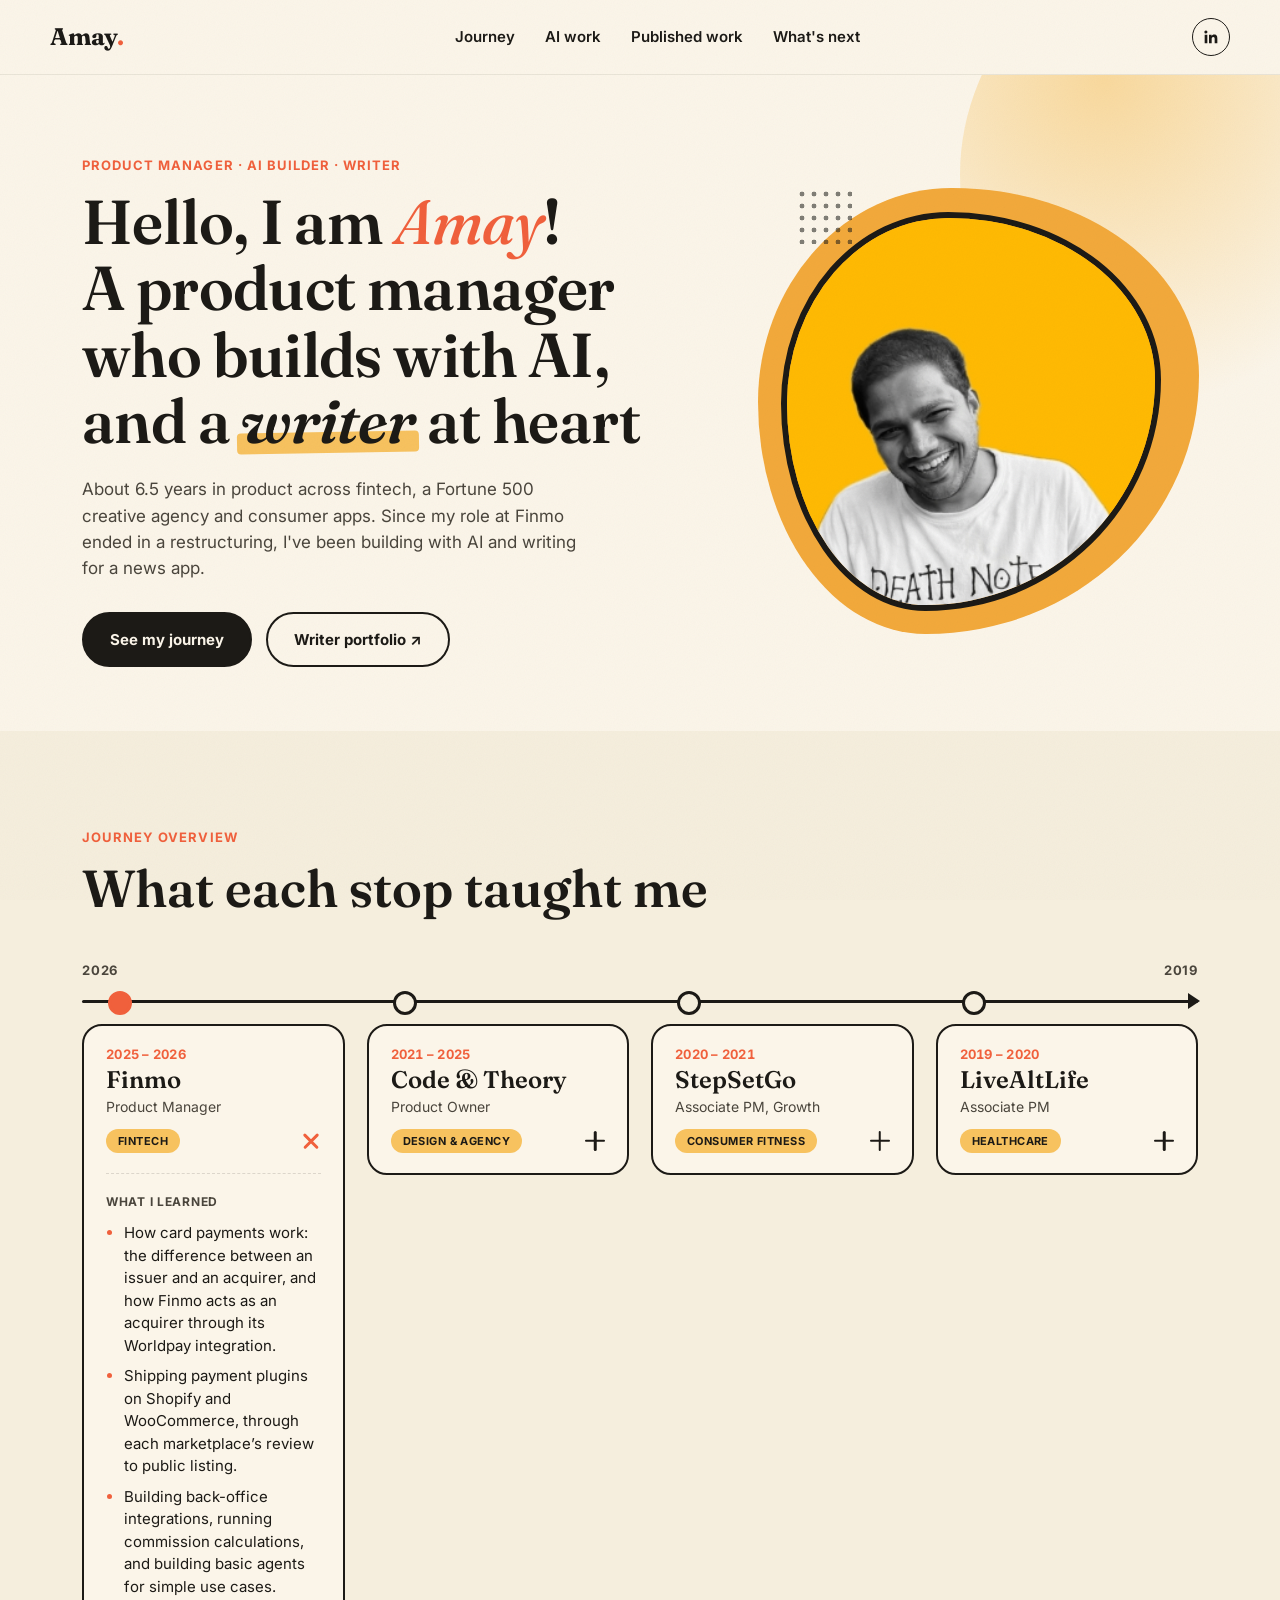
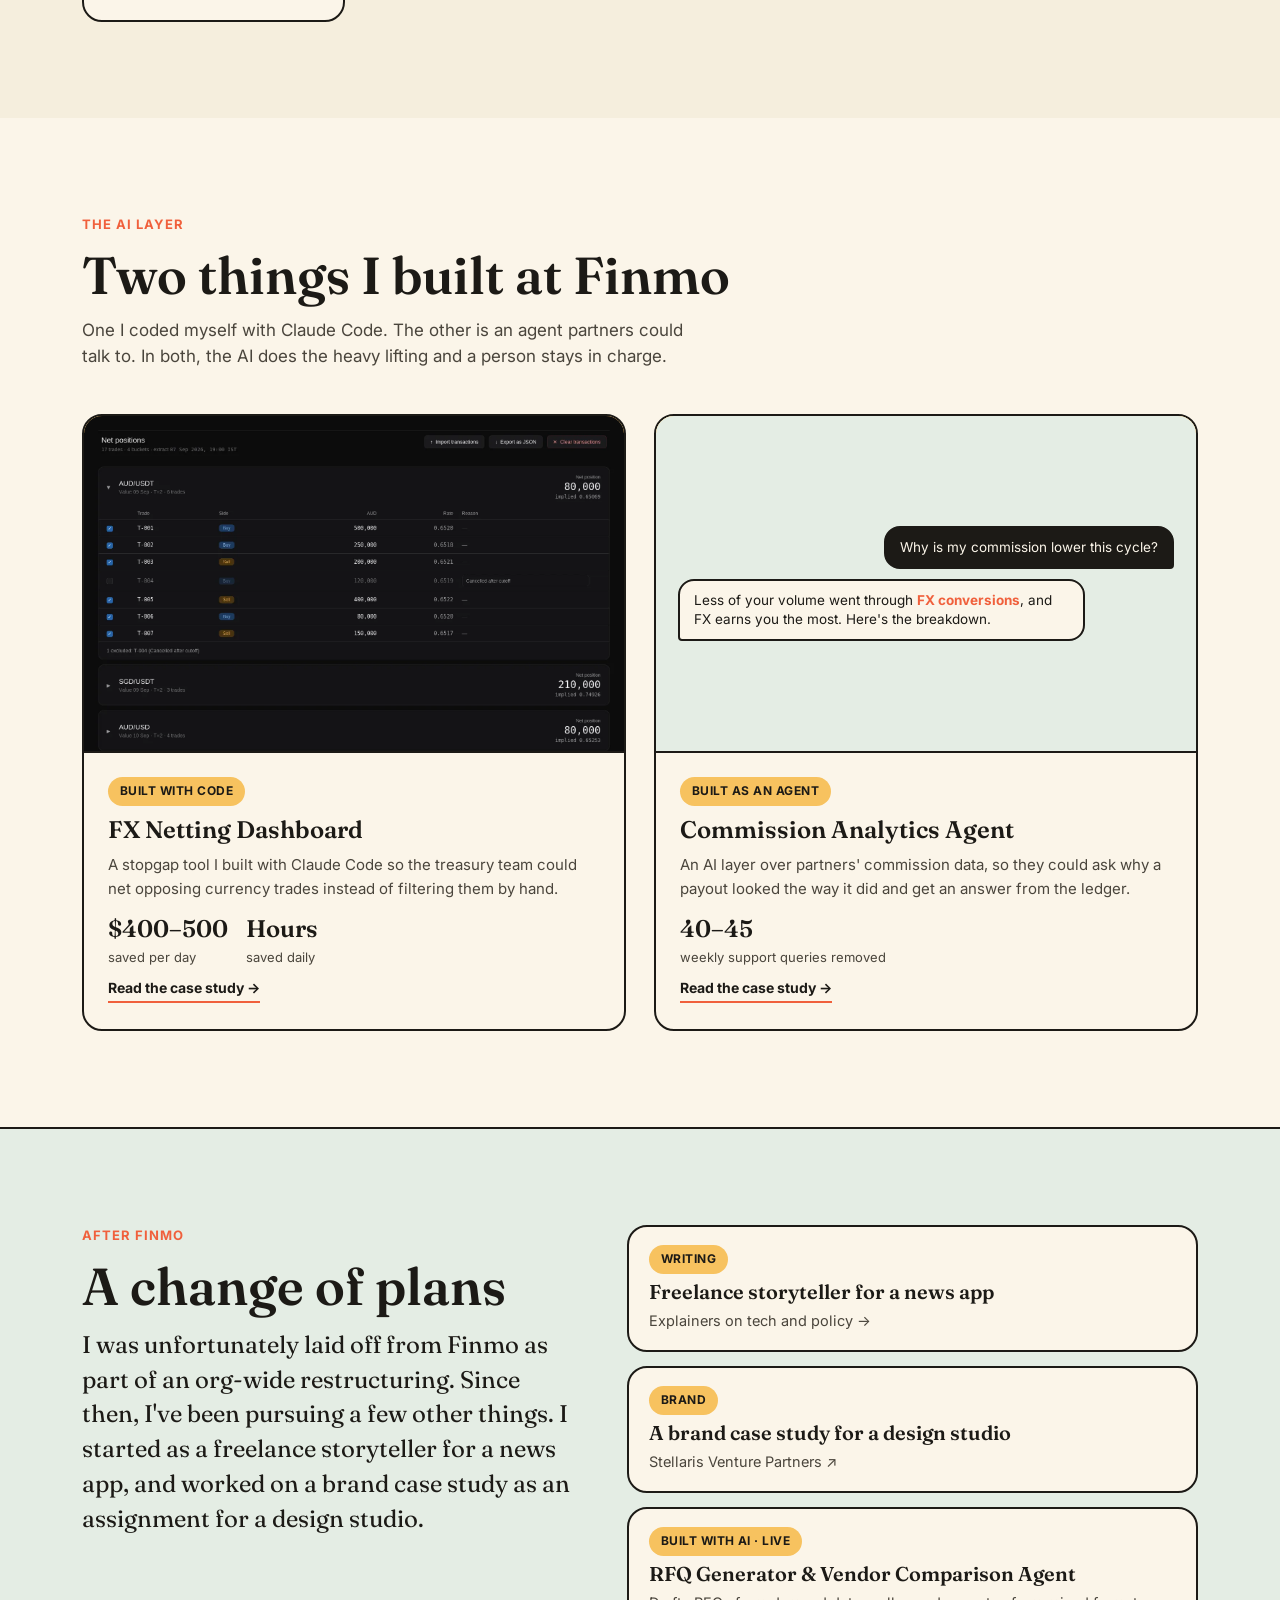
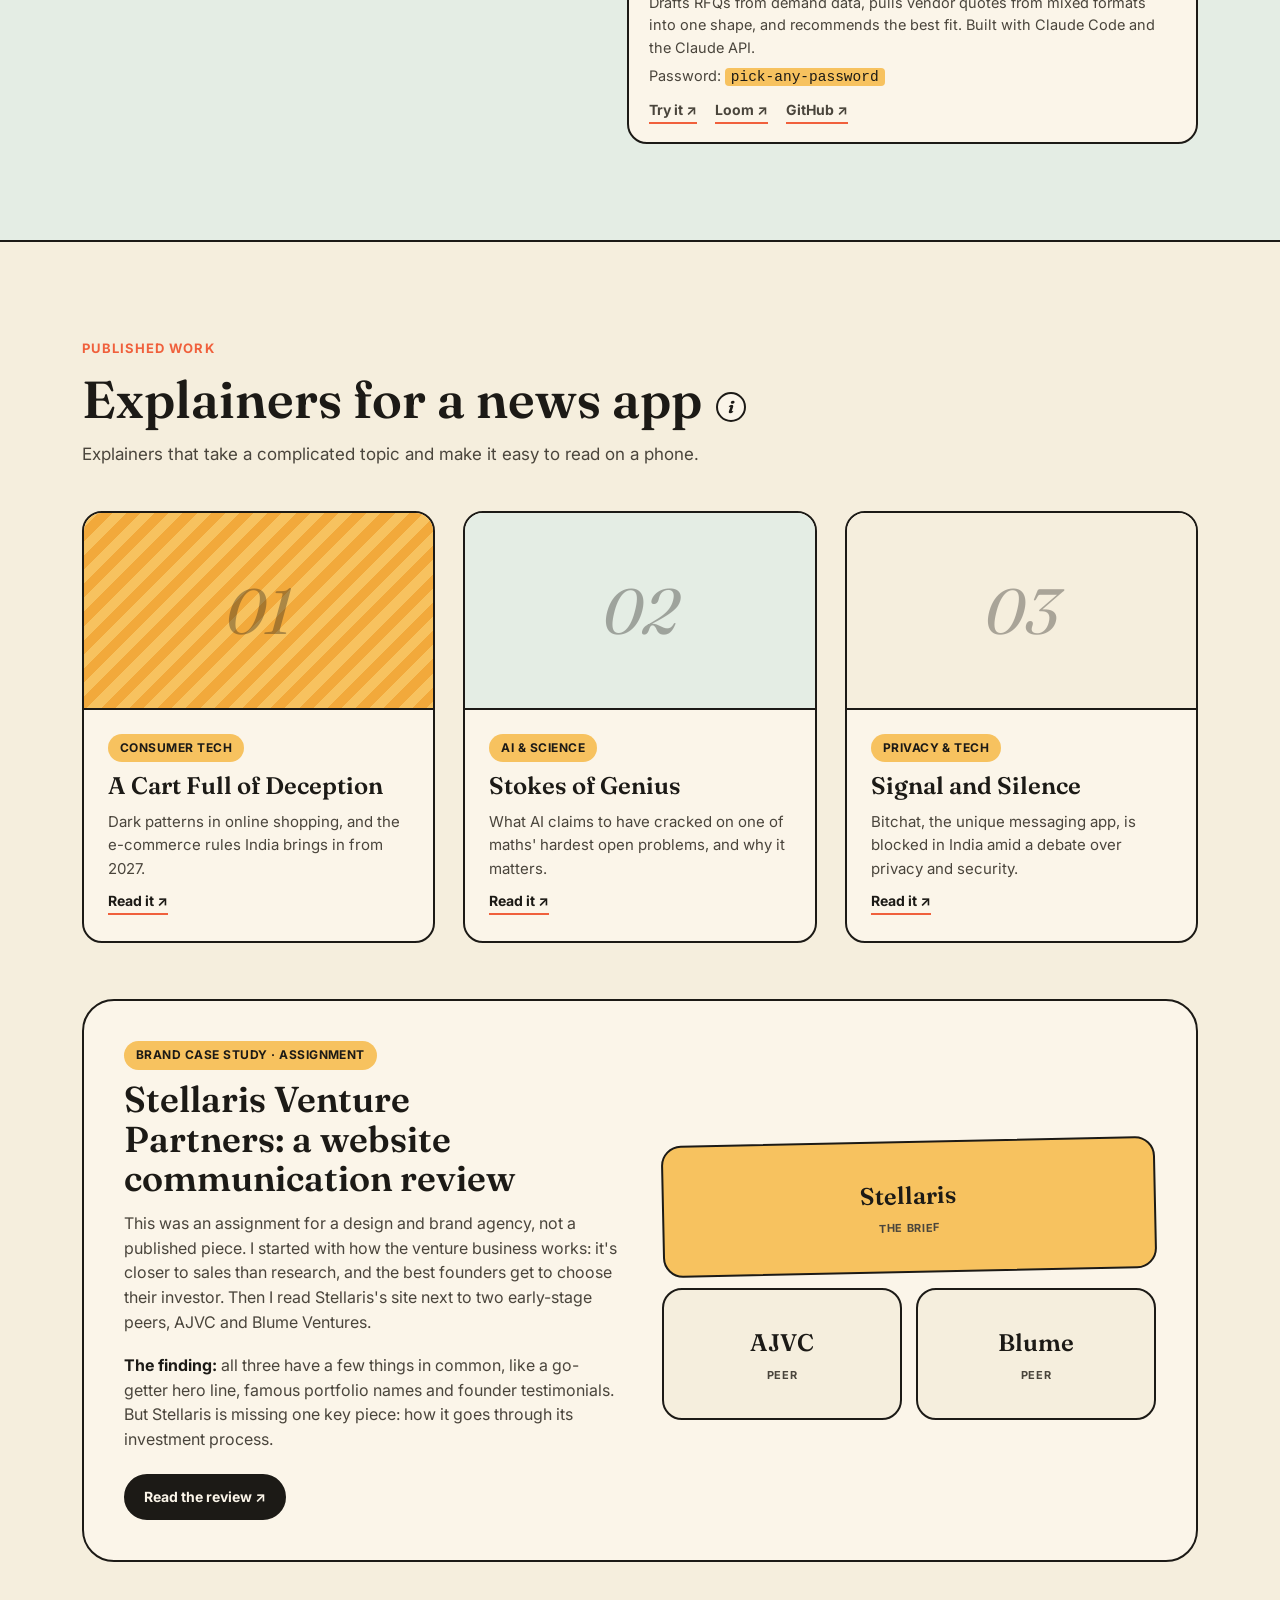
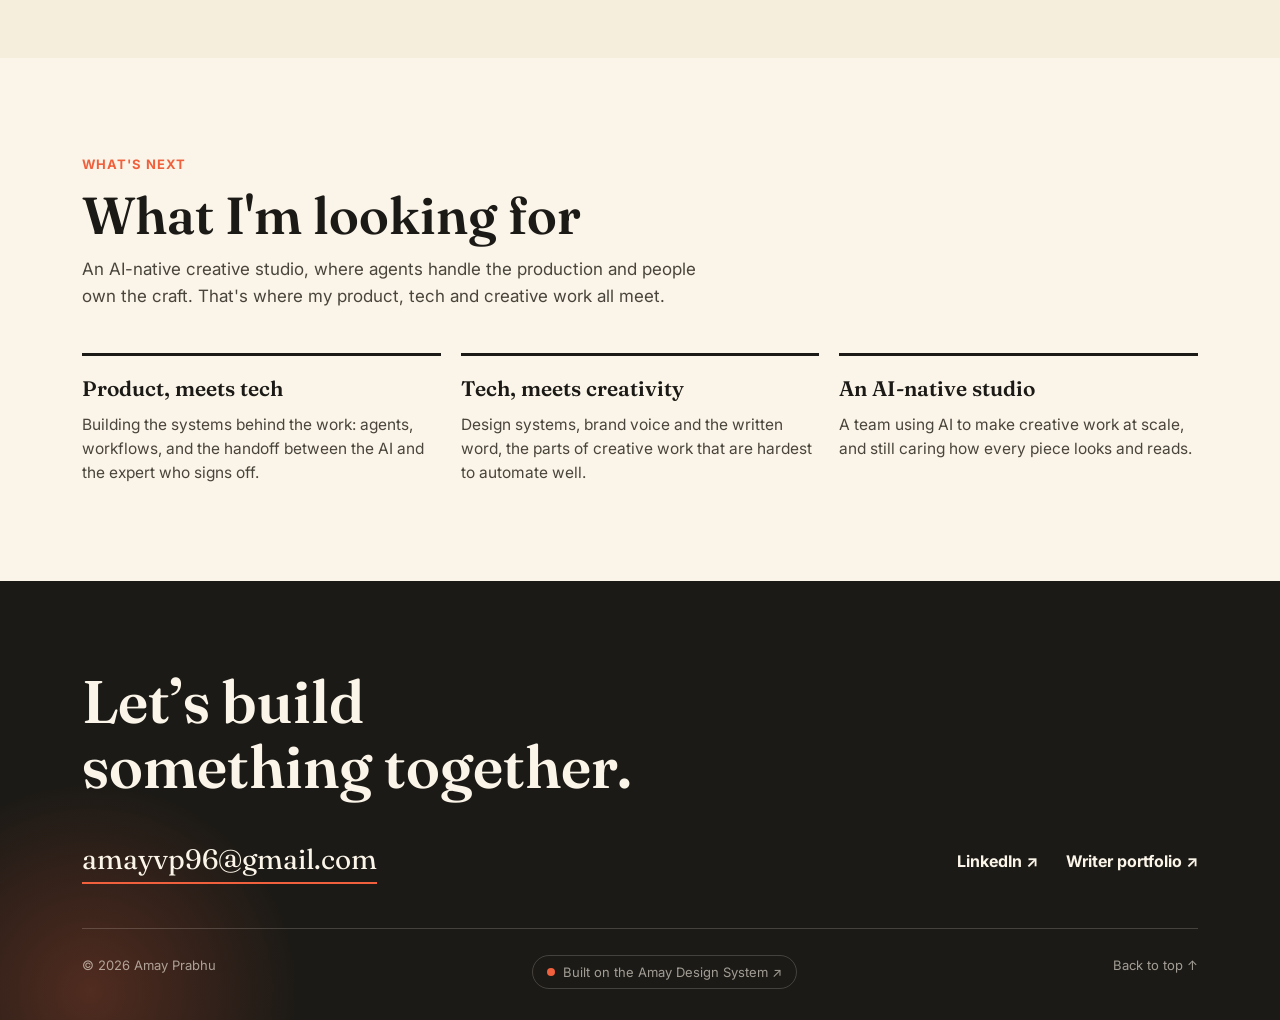
<file: index.html>
<!DOCTYPE html>
<html lang="en">
<head>
<meta charset="UTF-8">
<meta name="viewport" content="width=device-width, initial-scale=1.0">
<title>Amay Prabhu, Product Portfolio</title>
<link rel="preconnect" href="https://fonts.googleapis.com">
<link rel="preconnect" href="https://fonts.gstatic.com" crossorigin>
<link href="https://fonts.googleapis.com/css2?family=Fraunces:ital,opsz,wght@0,9..144,400;0,9..144,500;0,9..144,600;0,9..144,700;1,9..144,500&family=Inter:wght@400;500;600;700;800&display=swap" rel="stylesheet">
<!-- Built on the Amay Design System: https://github.com/whereisamay/design-system -->
<link rel="stylesheet" href="ds/tokens.css">
<link rel="stylesheet" href="ds/components.css">
<link rel="stylesheet" href="css/site.css">
</head>
<body>
<div class="grain" aria-hidden="true"></div>

<header class="site-header" id="top">
  <div class="wrap header-inner">
    <a href="#top" class="logo">Amay<span class="logo-dot">.</span></a>
    <nav class="main-nav" aria-label="Sections">
      <a href="#journey">Journey</a>
      <a href="#ai">AI work</a>
      <a href="#writing">Published work</a>
      <a href="#next">What's next</a>
    </nav>
    <a class="icon-btn" href="https://www.linkedin.com/in/amay-prabhu-52b70a135/" aria-label="Amay on LinkedIn">
      <svg viewBox="0 0 24 24" fill="currentColor" aria-hidden="true"><path d="M20.45 20.45h-3.56v-5.57c0-1.33-.03-3.04-1.85-3.04-1.86 0-2.14 1.45-2.14 2.94v5.67H9.34V9h3.42v1.56h.05c.48-.9 1.64-1.85 3.38-1.85 3.6 0 4.27 2.37 4.27 5.46v6.28zM5.34 7.43a2.07 2.07 0 1 1 0-4.13 2.07 2.07 0 0 1 0 4.13zM7.12 20.45H3.56V9h3.56v11.45z"/></svg>
    </a>
  </div>
</header>

<main>
  <!-- HERO -->
  <section class="hero">
    <div class="wrap hero-inner">
      <div>
        <p class="eyebrow">Product manager · AI builder · writer</p>
        <h1 class="hero-title">Hello, I am <span class="script">Amay</span>!<br>A product manager who builds with AI, and a <span class="highlight">writer</span> at heart</h1>
        <p class="hero-sub">About 6.5 years in product across fintech, a Fortune 500 creative agency and consumer apps. Since my role at Finmo ended in a restructuring, I've been building with AI and writing for a news app.</p>
        <div class="hero-actions">
          <a href="#journey" class="btn btn-primary">See my journey</a>
          <a href="https://whereisamay.github.io/writer_portfolio/" class="btn btn-ghost">Writer portfolio ↗</a>
        </div>
      </div>
      <div class="hero-photo">
        <div class="photo-blob" aria-hidden="true"></div>
        <div class="photo-frame"><img src="img/headshot.png" alt="Amay Prabhu"></div>
        <span class="sticker-dots" aria-hidden="true"></span>
      </div>
    </div>
  </section>

  <!-- JOURNEY -->
  <section class="section alt" id="journey">
    <div class="wrap">
      <div class="section-head">
        <p class="eyebrow">journey overview</p>
        <h2 class="section-title">What each stop taught me</h2>
      </div>

      <div class="journey-dir" aria-hidden="true"><span>2026</span><span>2019</span></div>
      <div class="journey">
        <div class="stop is-open">
          <div class="stop-card">
            <button class="stop-btn" aria-expanded="true" aria-controls="l1" id="s1">
              <span class="stop-years num">2025 – 2026</span>
              <span class="stop-name">Finmo</span>
              <span class="stop-role">Product Manager</span>
              <span class="stop-row"><span class="chip">Fintech</span><span class="plus" aria-hidden="true"></span></span>
            </button>
            <div class="stop-body" id="l1" role="region" aria-labelledby="s1">
              <div class="stop-body-inner"><div class="learned">
                <span class="lbl">What I learned</span>
                <ul><li>How card payments work: the difference between an issuer and an acquirer, and how Finmo acts as an acquirer through its Worldpay integration.</li><li>Shipping payment plugins on Shopify and WooCommerce, through each marketplace&rsquo;s review to public listing.</li><li>Building back-office integrations, running commission calculations, and building basic agents for simple use cases.</li></ul>
              </div></div>
            </div>
          </div>
        </div>

        <div class="stop">
          <div class="stop-card">
            <button class="stop-btn" aria-expanded="false" aria-controls="l2" id="s2">
              <span class="stop-years num">2021 – 2025</span>
              <span class="stop-name">Code &amp; Theory</span>
              <span class="stop-role">Product Owner</span>
              <span class="stop-row"><span class="chip">Design &amp; agency</span><span class="plus" aria-hidden="true"></span></span>
            </button>
            <div class="stop-body" id="l2" role="region" aria-labelledby="s2">
              <div class="stop-body-inner"><div class="learned">
                <span class="lbl">What I learned</span>
                <ul><li>Design systems: how screens are assembled from repeatable atoms, molecules and components.</li><li>Client and account management, and defining delivery processes (how a services org ran before AI).</li></ul>
                <a class="link" href="https://github.com/whereisamay/design-system" style="display:inline-block;margin-top:12px">See the design system I built ↗</a>
              </div></div>
            </div>
          </div>
        </div>

        <div class="stop">
          <div class="stop-card">
            <button class="stop-btn" aria-expanded="false" aria-controls="l3" id="s3">
              <span class="stop-years num">2020 – 2021</span>
              <span class="stop-name">StepSetGo</span>
              <span class="stop-role">Associate PM, Growth</span>
              <span class="stop-row"><span class="chip">Consumer fitness</span><span class="plus" aria-hidden="true"></span></span>
            </button>
            <div class="stop-body" id="l3" role="region" aria-labelledby="s3">
              <div class="stop-body-inner"><div class="learned">
                <span class="lbl">What I learned</span>
                <ul><li>How consumers actually behave with new features in a data-heavy app.</li><li>Analytics: defining event dictionaries so every team reads the same numbers.</li><li>Running experiments on Firebase.</li></ul>
              </div></div>
            </div>
          </div>
        </div>

        <div class="stop">
          <div class="stop-card">
            <button class="stop-btn" aria-expanded="false" aria-controls="l4" id="s4">
              <span class="stop-years num">2019 – 2020</span>
              <span class="stop-name">LiveAltLife</span>
              <span class="stop-role">Associate PM</span>
              <span class="stop-row"><span class="chip">Healthcare</span><span class="plus" aria-hidden="true"></span></span>
            </button>
            <div class="stop-body" id="l4" role="region" aria-labelledby="s4">
              <div class="stop-body-inner"><div class="learned">
                <span class="lbl">What I learned</span>
                <ul><li>Running internal ops for kitchens and the teams behind them.</li><li>Managing stakeholders across chefs, nutrition and operations.</li><li>Conducting user interviews and turning them into priorities.</li></ul>
              </div></div>
            </div>
          </div>
        </div>
      </div>
    </div>
  </section>

  <!-- AI WORK -->
  <section class="section" id="ai">
    <div class="wrap">
      <div class="section-head">
        <p class="eyebrow">the AI layer</p>
        <h2 class="section-title">Two things I built at Finmo</h2>
        <p class="section-sub">One I coded myself with Claude Code. The other is an agent partners could talk to. In both, the AI does the heavy lifting and a person stays in charge.</p>
      </div>
      <div class="grid-2">
        <a class="card" href="fx-netting.html">
          <div class="card-media"><img src="img/fx-dashboard.webp" alt="FX netting dashboard showing net positions by currency pair, with dummy data"></div>
          <div class="card-body">
            <span class="chip">Built with code</span>
            <h3>FX Netting Dashboard</h3>
            <p>A stopgap tool I built with Claude Code so the treasury team could net opposing currency trades instead of filtering them by hand.</p>
            <div class="card-stat"><span><b class="num">$400–500</b>saved per day</span><span><b>Hours</b>saved daily</span></div>
            <span class="link">Read the case study →</span>
          </div>
        </a>
        <a class="card" href="commission-agent.html">
          <div class="card-media">
            <div class="mini-chat" aria-hidden="true">
              <div class="bubble q">Why is my commission lower this cycle?</div>
              <div class="bubble a">Less of your volume went through <b>FX conversions</b>, and FX earns you the most. Here's the breakdown.</div>
            </div>
          </div>
          <div class="card-body">
            <span class="chip">Built as an agent</span>
            <h3>Commission Analytics Agent</h3>
            <p>An AI layer over partners' commission data, so they could ask why a payout looked the way it did and get an answer from the ledger.</p>
            <div class="card-stat"><span><b class="num">40–45</b>weekly support queries removed</span></div>
            <span class="link">Read the case study →</span>
          </div>
        </a>
      </div>
    </div>
  </section>

  <!-- AFTER FINMO -->
  <section class="section breakaway" id="after">
    <div class="wrap">
      <div class="break-grid">
        <div>
          <p class="eyebrow">after finmo</p>
          <h2 class="section-title">A change of plans</h2>
          <p class="break-lede">I was unfortunately laid off from Finmo as part of an org-wide restructuring. Since then, I've been pursuing a few other things. I started as a freelance storyteller for a news app, and worked on a brand case study as an assignment for a design studio.</p>
        </div>
        <div class="break-tiles">
          <a class="break-tile" href="#writing"><span class="chip">Writing</span><b>Freelance storyteller for a news app</b><span>Explainers on tech and policy →</span></a>
          <a class="break-tile" href="stellaris/"><span class="chip">Brand</span><b>A brand case study for a design studio</b><span>Stellaris Venture Partners ↗</span></a>
          <div class="break-tile">
            <span class="chip">Built with AI · live</span>
            <b>RFQ Generator &amp; Vendor Comparison Agent</b>
            <span>Drafts RFQs from demand data, pulls vendor quotes from mixed formats into one shape, and recommends the best fit. Built with Claude Code and the Claude API.</span>
            <span class="pw">Password: <code>pick-any-password</code></span>
            <span class="tile-links"><a class="link" href="https://aerchaintakehomeassignment.streamlit.app/compare">Try it ↗</a><a class="link" href="https://www.loom.com/share/660a6ef3f9954cf6a02f502e75a01c26">Loom ↗</a><a class="link" href="https://github.com/whereisamay/aerchain_takehome_assignment">GitHub ↗</a></span>
          </div>
        </div>
      </div>
    </div>
  </section>

  <!-- PUBLISHED WORK -->
  <section class="section alt" id="writing">
    <div class="wrap">
      <div class="section-head">
        <p class="eyebrow">published work</p>
        <div class="title-row">
          <h2 class="section-title">Explainers for a news app</h2>
          <span class="info">
            <button class="info-btn" type="button" aria-expanded="false" aria-controls="own-note" aria-label="About ownership of these articles">i</button>
            <span class="info-pop" id="own-note" role="dialog" aria-label="Ownership" hidden>Under my present contract the work is not owned by the author. It is owned by the news site publishing it. Hence, my name will not appear at the end of the story.</span>
          </span>
        </div>
        <p class="section-sub">Explainers that take a complicated topic and make it easy to read on a phone.</p>
      </div>
      <div class="grid-3">
        <a class="card write-card c1" href="https://www.dot.news/post/6ac23eef27bdf3000271f42d-0002?giftid=oKtqpwqmztvCm.puqrJAbhHU0e42kImeI4NRfyD6NWM-&amp;lang=en">
          <div class="card-media" aria-hidden="true"><span class="big">01</span></div>
          <div class="card-body">
            <span class="chip">Consumer tech</span>
            <h3>A Cart Full of Deception</h3>
            <p>Dark patterns in online shopping, and the e-commerce rules India brings in from 2027.</p>
            <span class="link">Read it ↗</span>
          </div>
        </a>
        <a class="card write-card c2" href="https://www.dot.news/post/6acf8e6d35930800028da990-0001?giftid=oKtqpwqmztvCm.puqrJAbhHU0e42kImeI4NRfyD6NWM-&amp;lang=en">
          <div class="card-media" aria-hidden="true"><span class="big">02</span></div>
          <div class="card-body">
            <span class="chip">AI &amp; science</span>
            <h3>Stokes of Genius</h3>
            <p>What AI claims to have cracked on one of maths' hardest open problems, and why it matters.</p>
            <span class="link">Read it ↗</span>
          </div>
        </a>
        <a class="card write-card c3" href="https://www.dot.news/giftpost/6ae9fd5cc56d6e00029105fc-0001*oKtqpwqmztvCm.puqrJAbhHU0e42kImeI4NRfyD6NWM-?lang=en">
          <div class="card-media" aria-hidden="true"><span class="big">03</span></div>
          <div class="card-body">
            <span class="chip">Privacy &amp; tech</span>
            <h3>Signal and Silence</h3>
            <p>Bitchat, the unique messaging app, is blocked in India amid a debate over privacy and security.</p>
            <span class="link">Read it ↗</span>
          </div>
        </a>
      </div>
      <div class="case">
        <div>
          <span class="chip">Brand case study · assignment</span>
          <h3>Stellaris Venture Partners: a website communication review</h3>
          <p>This was an assignment for a design and brand agency, not a published piece. I started with how the venture business works: it's closer to sales than research, and the best founders get to choose their investor. Then I read Stellaris's site next to two early-stage peers, AJVC and Blume Ventures.</p>
          <p><b style="color:var(--ink)">The finding:</b> all three have a few things in common, like a go-getter hero line, famous portfolio names and founder testimonials. But Stellaris is missing one key piece: how it goes through its investment process.</p>
          <a class="btn btn-primary btn-sm" href="stellaris/">Read the review ↗</a>
        </div>
        <div class="vs vs-grid" aria-label="Brands compared">
          <div class="us">Stellaris<small>The brief</small></div>
          <div>AJVC<small>Peer</small></div>
          <div>Blume<small>Peer</small></div>
        </div>
      </div>
    </div>
  </section>

  <!-- WHAT'S NEXT -->
  <section class="section" id="next">
    <div class="wrap">
      <div class="section-head">
        <p class="eyebrow">what's next</p>
        <h2 class="section-title">What I'm looking for</h2>
        <p class="section-sub">An AI-native creative studio, where agents handle the production and people own the craft. That's where my product, tech and creative work all meet.</p>
      </div>
      <div class="why">
        <div><h3>Product, meets tech</h3><p>Building the systems behind the work: agents, workflows, and the handoff between the AI and the expert who signs off.</p></div>
        <div><h3>Tech, meets creativity</h3><p>Design systems, brand voice and the written word, the parts of creative work that are hardest to automate well.</p></div>
        <div><h3>An AI-native studio</h3><p>A team using AI to make creative work at scale, and still caring how every piece looks and reads.</p></div>
      </div>
    </div>
  </section>
</main>

<footer class="site-footer">
  <div class="wrap">
    <h2 class="footer-title">Let&rsquo;s build<br>something together.</h2>
    <div class="footer-grid">
      <span class="footer-email">amayvp96@gmail.com</span>
      <div class="footer-socials">
        <a href="https://www.linkedin.com/in/amay-prabhu-52b70a135/">LinkedIn ↗</a>
        <a href="https://whereisamay.github.io/writer_portfolio/">Writer portfolio ↗</a>
      </div>
    </div>
    <div class="footer-bottom"><span>© 2026 Amay Prabhu</span><a class="ds-credit" href="https://github.com/whereisamay/design-system"><i aria-hidden="true"></i>Built on the Amay Design System ↗</a><a href="#top">Back to top ↑</a></div>
  </div>
</footer>

<script>
document.querySelectorAll('.stop-btn').forEach(function(btn){
  btn.addEventListener('click', function(){
    var stop = btn.closest('.stop');
    var open = stop.classList.toggle('is-open');
    btn.setAttribute('aria-expanded', open ? 'true' : 'false');
  });
});

(function(){
  var b=document.querySelector('.info-btn'), p=document.getElementById('own-note');
  if(!b||!p) return;
  function set(on){ p.hidden=!on; b.setAttribute('aria-expanded', on?'true':'false'); }
  b.addEventListener('click', function(e){ e.stopPropagation(); set(p.hidden); });
  document.addEventListener('click', function(e){ if(!p.contains(e.target)) set(false); });
  document.addEventListener('keydown', function(e){ if(e.key==='Escape') set(false); });
})();
</script>
</body>
</html>
</file>
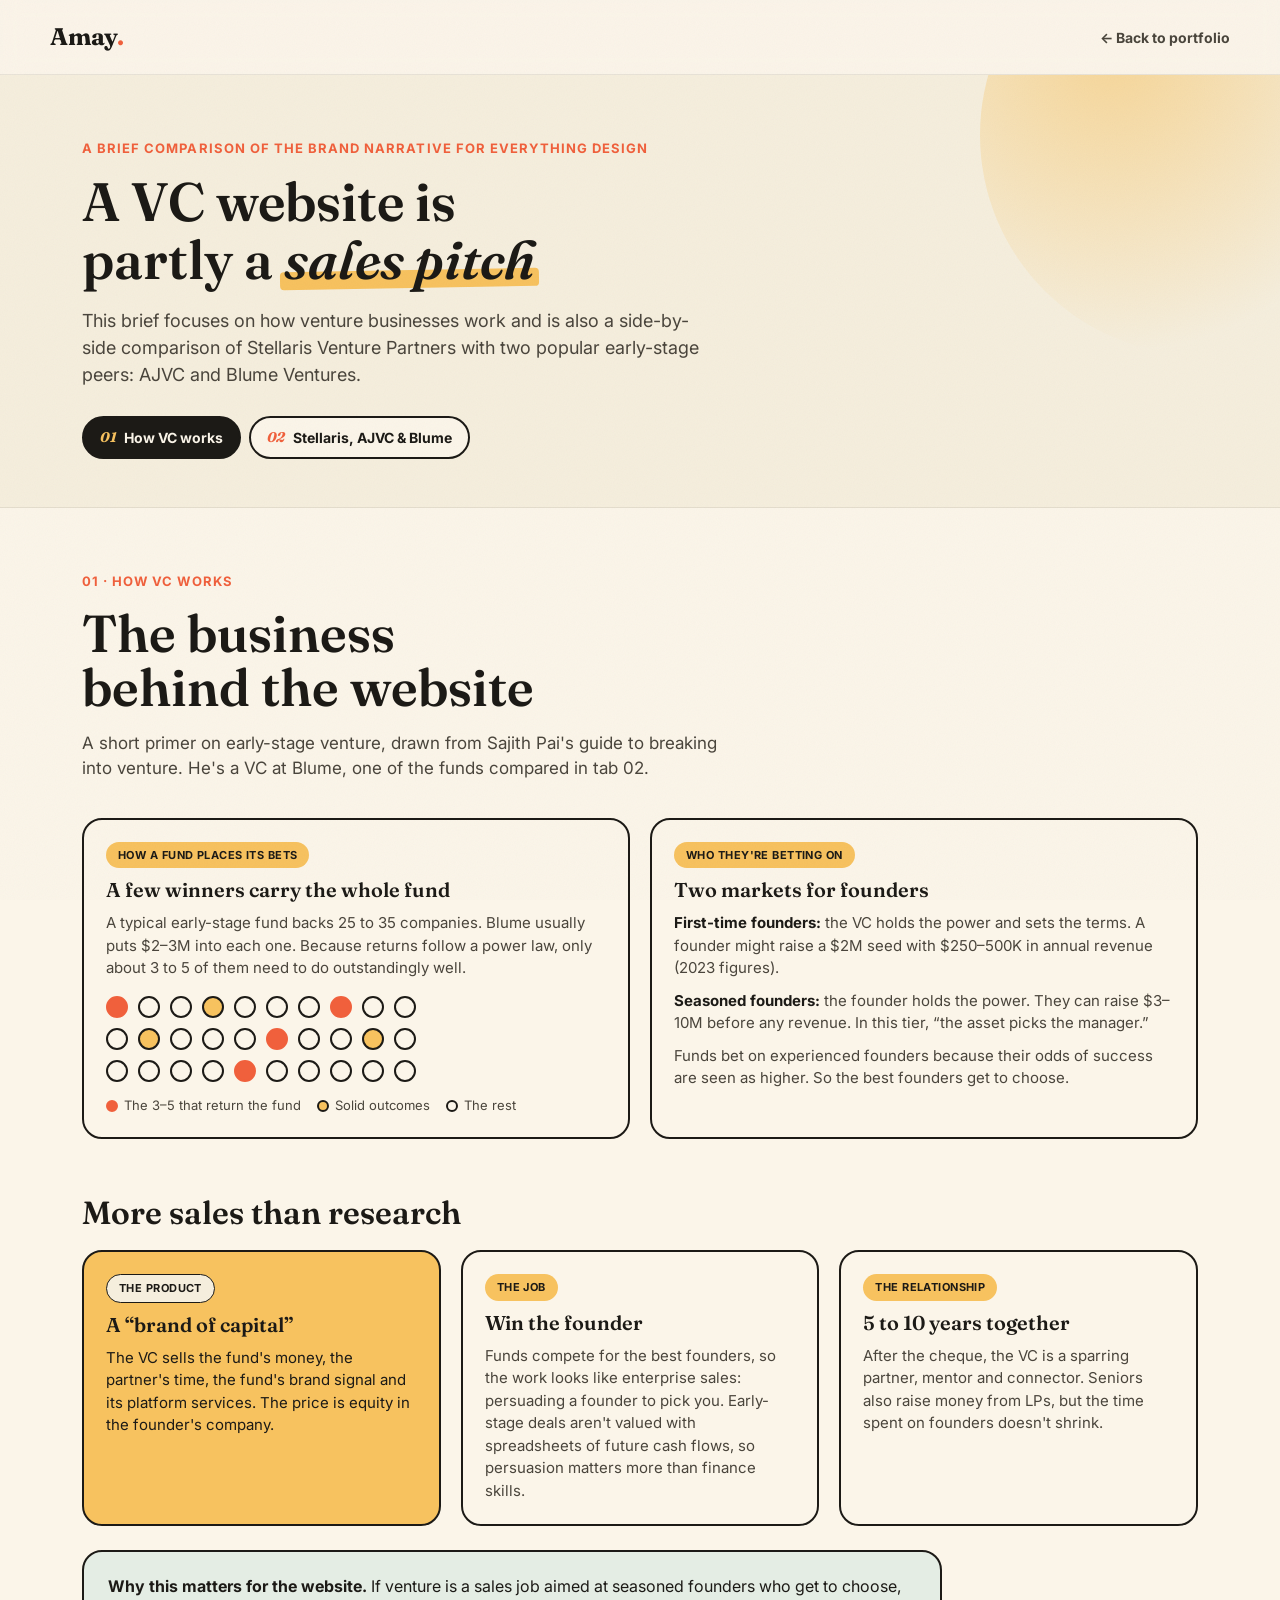
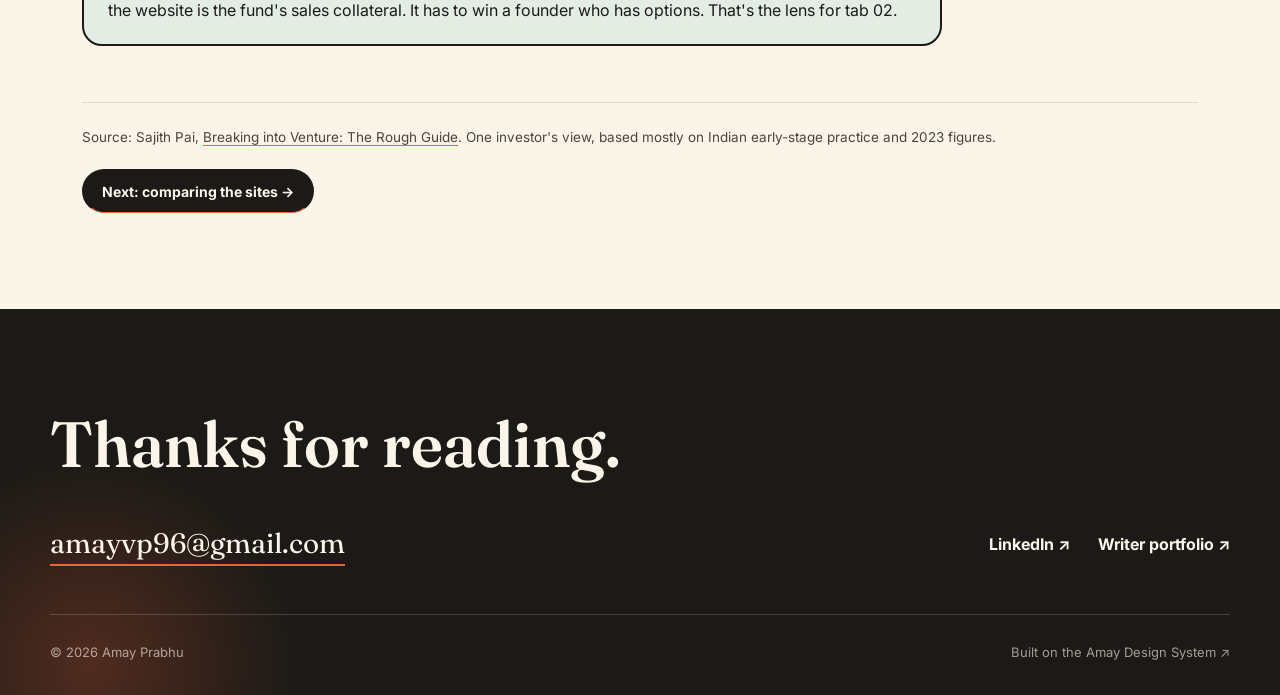
<file: stellaris/index.html>
<!DOCTYPE html>
<html lang="en">
<head>
<meta charset="utf-8">
<meta name="viewport" content="width=device-width, initial-scale=1">
<title>Stellaris Website Communication Review</title>
<link rel="preconnect" href="https://fonts.googleapis.com">
<link rel="preconnect" href="https://fonts.gstatic.com" crossorigin>
<link href="https://fonts.googleapis.com/css2?family=Fraunces:ital,opsz,wght@0,9..144,400;0,9..144,500;0,9..144,600;0,9..144,700;1,9..144,500&family=Inter:wght@400;500;600;700;800&display=swap" rel="stylesheet">
<!-- Built on the Amay Design System: https://github.com/whereisamay/design-system -->
<link rel="stylesheet" href="../ds/tokens.css">
<link rel="stylesheet" href="../ds/components.css">
<style>
/* Page layout only. Colours, type, radii, borders and shadows come from the design system tokens.
   Layout idea: a three-tab review, each tab a cream band of ink-outlined cards. */
:root{ --mustard-wash: rgba(247,194,95,.22); }
*{box-sizing:border-box}
html{scroll-behavior:smooth}
body{margin:0;overflow-x:hidden}
img{max-width:100%}
a:focus-visible,button:focus-visible{outline:3px solid var(--ink);outline-offset:3px;border-radius:8px}
h1,h2,h3{text-wrap:balance}
.wrap{max-width:1180px;margin:0 auto;padding:0 32px}
@media (max-width:760px){.wrap{padding:0 20px}}

/* header */
.site-header .header-inner{padding:0;height:74px}
.tabs{display:flex;gap:8px;flex-wrap:wrap}
.tabs a{display:inline-flex;align-items:center;gap:8px;padding:9px 16px;border-radius:var(--radius-pill);border:var(--border-ui) solid var(--ink);font-weight:700;font-size:14px;background:var(--cream);transition:transform .25s var(--ease),background .25s var(--ease),color .25s var(--ease)}
.tabs a .n{font-family:var(--font-display);font-style:italic;color:var(--coral)}
.tabs a:hover{transform:translate(-2px,-2px)}
.tabs a[aria-current="page"]{background:var(--ink);color:var(--cream)}
.tabs a[aria-current="page"] .n{color:var(--mustard-2)}
.byline{font-size:13px;font-weight:600;color:var(--ink-soft)}
@media (max-width:820px){.site-header .byline{display:none}}

/* hero */
.hero{position:relative;padding:64px 0 48px;background:var(--cream-2);overflow:hidden;border-bottom:var(--border-hair) solid var(--line-soft)}
.hero::before{content:"";position:absolute;top:-160px;right:-140px;width:440px;height:440px;border-radius:50%;background:radial-gradient(circle at 30% 30%,var(--mustard-2),transparent 70%);opacity:.55;pointer-events:none}
.hero h1{font-family:var(--font-display);font-weight:600;font-size:clamp(32px,4.6vw,54px);line-height:1.08;margin:0 0 18px;max-width:22ch;position:relative}
.hero .lede{font-size:18px;color:var(--ink-soft);max-width:640px;margin:0 0 28px;position:relative}
.hero .tabs{position:relative}
.hero .highlight::after{bottom:4px}

/* chapters */
main{padding:64px 0 96px}
html.js section.chapter{display:none}
html.js section.chapter.active{display:block}
.ch-head{max-width:720px;margin-bottom:36px}
.ch-head .section-sub{max-width:660px}
h2.sub{font-family:var(--font-display);font-weight:600;font-size:clamp(24px,2.8vw,32px);line-height:1.15;margin:56px 0 18px}
.grid{display:grid;gap:20px}
.g2{grid-template-columns:repeat(2,minmax(0,1fr))}
.g3{grid-template-columns:repeat(3,minmax(0,1fr))}
.g4{grid-template-columns:repeat(4,minmax(0,1fr))}
@media (max-width:980px){.g4{grid-template-columns:repeat(2,minmax(0,1fr))}.g3{grid-template-columns:repeat(2,minmax(0,1fr))}}
@media (max-width:640px){.g2,.g3,.g4{grid-template-columns:1fr}}
.card{background:var(--cream);border:var(--border-ui) solid var(--ink);border-radius:var(--radius-md);padding:22px;display:flex;flex-direction:column;gap:10px;transition:transform .3s var(--ease),box-shadow .3s var(--ease)}
.card:hover{transform:translate(-2px,-2px);box-shadow:var(--shadow-nudge)}
.card h3{font-family:var(--font-display);font-weight:600;font-size:20px;line-height:1.2;margin:0}
.card p{margin:0;font-size:15px;color:var(--ink-soft)}
.card .chip{font-size:11px}
.card.stl{background:var(--mustard-2)}
.card.stl p{color:var(--ink)}
.quote{font-family:var(--font-display);font-style:italic;font-weight:500;font-size:19px;line-height:1.3;color:var(--ink);border-left:4px solid var(--coral);padding-left:14px;margin:2px 0}
.quote small{display:block;font-family:var(--font-body);font-style:normal;font-size:13px;color:var(--ink-soft);margin-top:4px}
ul.clean{margin:0;padding-left:18px;display:flex;flex-direction:column;gap:8px;font-size:15px;color:var(--ink-soft)}
ul.clean li::marker{color:var(--coral)}
ul.clean b{color:var(--ink)}
.callout{background:var(--sage);border:var(--border-ui) solid var(--ink);border-radius:var(--radius-md);padding:22px 24px;margin-top:24px;max-width:860px}
.callout p{margin:0;font-size:16px}
.callout p + p{margin-top:8px}
.muted{color:var(--ink-soft)}
.small{font-size:13.5px}

/* matrix */
.legend{display:flex;flex-wrap:wrap;gap:8px;margin:0 0 14px}
.scroll{overflow-x:auto;border:var(--border-ui) solid var(--ink);border-radius:var(--radius-lg);background:var(--cream)}
table{border-collapse:collapse;width:100%;font-size:14px}
th,td{text-align:left;vertical-align:top;padding:13px 16px;border-bottom:var(--border-hair) solid var(--line)}
tbody tr:last-child td{border-bottom:none}
thead th{background:var(--mustard-2);font-family:var(--font-display);font-weight:600;font-size:15px}
.matrix{min-width:940px}
.matrix td:first-child{font-weight:700;width:170px;border-right:var(--border-hair) solid var(--line)}
.matrix td.stl{background:var(--mustard-wash)}
.matrix thead th.stl{background:var(--mustard)}
.rate{display:inline-flex;align-items:center;gap:6px;font-size:11px;font-weight:700;letter-spacing:.04em;text-transform:uppercase;padding:3px 10px;border-radius:var(--radius-pill);margin-bottom:6px;white-space:nowrap;border:1.5px solid var(--ink)}
.r-strong{background:var(--ink);color:var(--cream)}
.r-ok{background:var(--mustard-2);color:var(--ink)}
.r-weak{background:var(--cream-2);color:var(--ink);border-style:dashed}
.r-none{background:var(--cream);color:var(--ink);border-color:var(--coral)}
.r-none::before{content:"✕";color:var(--coral)}
.r-nc{background:transparent;color:var(--ink-soft);border-color:var(--line)}
.matrix .note{display:block;color:var(--ink-soft);font-size:13px;line-height:1.45}

/* tone spectrum */
.spectrum{background:var(--cream);border:var(--border-ui) solid var(--ink);border-radius:var(--radius-lg);padding:28px 28px 14px}
.axis-title{font-size:12px;font-weight:700;letter-spacing:.08em;text-transform:uppercase;color:var(--coral);margin:0 0 4px}
.axis-label{display:flex;justify-content:space-between;font-size:13.5px;color:var(--ink-soft);margin:0 0 6px}
.axis{position:relative;height:70px;margin:0 10px 18px}
.axis::before{content:"";position:absolute;left:0;right:0;top:32px;height:3px;background:var(--ink);border-radius:3px}
.axis .dot{position:absolute;top:22px;transform:translateX(-50%);display:flex;flex-direction:column;align-items:center;gap:5px}
.axis .dot i{width:22px;height:22px;border-radius:50%;background:var(--cream);border:3px solid var(--ink)}
.axis .dot.stl i{background:var(--coral);border-color:var(--coral)}
.axis .dot.target i{background:var(--mustard-2);border:3px dashed var(--ink)}
.axis .dot span{font-size:12px;font-weight:700;white-space:nowrap}
.axis .dot.up{top:-8px;flex-direction:column-reverse}
.spec-key{display:flex;gap:18px;flex-wrap:wrap;font-size:13px;color:var(--ink-soft);margin-top:6px}
.spec-key i{display:inline-block;width:12px;height:12px;border-radius:50%;margin-right:6px;vertical-align:-1px}

/* line edits */
.ba{min-width:780px}
.ba td{width:33%}
.ba td.before{color:var(--ink-soft);font-style:italic}
.ba td.after{font-family:var(--font-display);font-weight:600;font-size:16px}
.ba td .why{display:block;font-family:var(--font-body);font-weight:400;color:var(--ink-soft);font-size:13px;margin-top:6px}

.next{display:flex;justify-content:flex-end;margin-top:48px}
.sources{margin-top:56px;padding-top:24px;border-top:var(--border-hair) solid var(--line);font-size:13.5px;color:var(--ink-soft)}
.sources a{border-bottom:1.5px solid var(--coral)}
.sources p{margin:0 0 6px}
.footer-title{max-width:18ch}

@media (max-width:720px){.axis .dot span{font-size:10.5px}.spectrum{padding:22px 16px 10px}}

/* power-law dots */
.dots{display:grid;grid-template-columns:repeat(10,22px);gap:10px;margin:6px 0 4px}
.dots i{width:22px;height:22px;border-radius:50%;border:2px solid var(--ink);background:var(--cream);display:block}
.dots i.win{background:var(--coral);border-color:var(--coral)}
.dots i.ok{background:var(--mustard-2)}
.mk{display:flex;gap:16px;flex-wrap:wrap;font-size:13px;color:var(--ink-soft)}
.mk i{display:inline-block;width:12px;height:12px;border-radius:50%;border:2px solid var(--ink);margin-right:6px;vertical-align:-2px}
.big{font-family:var(--font-display);font-weight:600;font-size:34px;line-height:1;color:var(--ink)}
.signals{counter-reset:sg;list-style:none;margin:0;padding:0;display:grid;grid-template-columns:repeat(3,minmax(0,1fr));gap:14px}
.signals li{counter-increment:sg;position:relative;border:var(--border-ui) solid var(--ink);border-radius:var(--radius-md);background:var(--cream);padding:16px 16px 16px 56px;font-size:15px}
.signals li::before{content:counter(sg,lower-alpha);position:absolute;left:18px;top:10px;font-family:var(--font-display);font-style:italic;font-weight:700;font-size:28px;color:var(--coral)}
@media (max-width:860px){.signals{grid-template-columns:1fr}}
.vs3{min-width:900px}
.vs3 td:first-child{font-weight:700;width:160px;border-right:var(--border-hair) solid var(--line)}
.vs3 td{font-size:14.5px;color:var(--ink-soft)}
.vs3 td b{color:var(--ink)}
.vs3 td.stl{background:var(--mustard-wash);color:var(--ink)}
.vs3 thead th.stl{background:var(--mustard)}
.params .rate{white-space:normal}
.params .note{display:block;font-size:13.5px;line-height:1.45;color:var(--ink-soft)}
.params td.stl .note{color:var(--ink)}
.vs3 .hq{font-family:var(--font-display);font-style:italic;font-weight:500;font-size:17px;color:var(--ink);line-height:1.3}
.common .num{font-family:var(--font-display);font-style:italic;font-weight:700;font-size:40px;color:var(--coral);line-height:1}
.src-card{display:flex;gap:16px;align-items:center;justify-content:space-between;flex-wrap:wrap}
</style>
</head>
<body>
<script>document.documentElement.classList.add('js')</script>
<div class="ds-grain" aria-hidden="true"></div>

<header class="site-header">
  <div class="wrap header-inner">
    <a class="logo" href="../index.html" aria-label="Back to Amay's portfolio">Amay<span class="logo-dot">.</span></a>
    <a class="back-link" style="margin:0" href="../index.html">← Back to portfolio</a>
  </div>
</header>

<section class="hero">
  <div class="wrap">
    <p class="eyebrow">A brief comparison of the brand narrative for Everything Design</p>
    <h1>A VC website is partly a <span class="highlight">sales pitch</span></h1>
    <p class="lede">This brief focuses on how venture businesses work and is also a side-by-side comparison of Stellaris Venture Partners with two popular early-stage peers: AJVC and Blume Ventures.</p>
    <nav class="tabs" aria-label="Chapters">
      <a href="#business"><span class="n">01</span>How VC works</a>
      <a href="#compare"><span class="n">02</span>Stellaris, AJVC &amp; Blume</a>
    </nav>
  </div>
</section>

<main>
<div class="wrap">

<!-- 01 BUSINESS -->
<section class="chapter" id="business" aria-labelledby="h-biz">
  <div class="ch-head">
    <p class="eyebrow">01 · how VC works</p>
    <h2 class="section-title" id="h-biz">The business behind the website</h2>
    <p class="section-sub">A short primer on early-stage venture, drawn from Sajith Pai's guide to breaking into venture. He's a VC at Blume, one of the funds compared in tab 02.</p>
  </div>

  <div class="grid g2">
    <div class="card">
      <span class="chip">How a fund places its bets</span>
      <h3>A few winners carry the whole fund</h3>
      <p>A typical early-stage fund backs 25 to 35 companies. Blume usually puts $2–3M into each one. Because returns follow a power law, only about 3 to 5 of them need to do outstandingly well.</p>
      <div class="dots" role="img" aria-label="30 portfolio companies, 4 of them highlighted as the outstanding few">
        <i class="win"></i><i></i><i></i><i class="ok"></i><i></i><i></i><i></i><i class="win"></i><i></i><i></i>
        <i></i><i class="ok"></i><i></i><i></i><i></i><i class="win"></i><i></i><i></i><i class="ok"></i><i></i>
        <i></i><i></i><i></i><i></i><i class="win"></i><i></i><i></i><i></i><i></i><i></i>
      </div>
      <div class="mk"><span><i style="background:var(--coral);border-color:var(--coral)"></i>The 3–5 that return the fund</span><span><i style="background:var(--mustard-2)"></i>Solid outcomes</span><span><i></i>The rest</span></div>
    </div>
    <div class="card">
      <span class="chip">Who they're betting on</span>
      <h3>Two markets for founders</h3>
      <p><b style="color:var(--ink)">First-time founders:</b> the VC holds the power and sets the terms. A founder might raise a $2M seed with $250–500K in annual revenue (2023 figures).</p>
      <p><b style="color:var(--ink)">Seasoned founders:</b> the founder holds the power. They can raise $3–10M before any revenue. In this tier, “the asset picks the manager.”</p>
      <p>Funds bet on experienced founders because their odds of success are seen as higher. So the best founders get to choose.</p>
    </div>
  </div>

  <h2 class="sub">More sales than research</h2>
  <div class="grid g3">
    <div class="card stl">
      <span class="chip chip-outline">The product</span>
      <h3>A “brand of capital”</h3>
      <p>The VC sells the fund's money, the partner's time, the fund's brand signal and its platform services. The price is equity in the founder's company.</p>
    </div>
    <div class="card">
      <span class="chip">The job</span>
      <h3>Win the founder</h3>
      <p>Funds compete for the best founders, so the work looks like enterprise sales: persuading a founder to pick you. Early-stage deals aren't valued with spreadsheets of future cash flows, so persuasion matters more than finance skills.</p>
    </div>
    <div class="card">
      <span class="chip">The relationship</span>
      <h3>5 to 10 years together</h3>
      <p>After the cheque, the VC is a sparring partner, mentor and connector. Seniors also raise money from LPs, but the time spent on founders doesn't shrink.</p>
    </div>
  </div>

  <div class="callout">
    <p><b>Why this matters for the website.</b> If venture is a sales job aimed at seasoned founders who get to choose, the website is the fund's sales collateral. It has to win a founder who has options. That's the lens for tab 02.</p>
  </div>
  <div class="sources src-card">
    <p>Source: Sajith Pai, <a href="https://sajithpai.com/breaking-into-venture-the-rough-guide/">Breaking into Venture: The Rough Guide</a>. One investor's view, based mostly on Indian early-stage practice and 2023 figures.</p>
    <a class="btn btn-primary btn-sm" href="#compare">Next: comparing the sites →</a>
  </div>
</section>

<!-- 02 COMPARE -->
<section class="chapter" id="compare" aria-labelledby="h-cmp">
  <div class="ch-head">
    <p class="eyebrow">02 · Stellaris, AJVC &amp; Blume</p>
    <h2 class="section-title" id="h-cmp">Three funds, one page</h2>
    <p class="section-sub">What all three sites have in common, then how the businesses behind them differ.</p>
  </div>

  <h2 class="sub" style="margin-top:0">What all three have in common</h2>
  <div class="grid g3 common">
    <div class="card">
      <span class="num">01</span>
      <h3>A go-getter hero line</h3>
      <p>Each opens with a big, motivational line aimed at an ambitious founder: “from ideas to infinity”, “We back the courageous to become entrepreneurs”, “May a thousand founders Blume”.</p>
    </div>
    <div class="card">
      <span class="num">02</span>
      <h3>Famous portfolio names up front</h3>
      <p>Each puts its best-known investments near the top as proof. Stellaris tags every company with the stage it entered, AJVC groups logos by category, and Blume names status and outcomes.</p>
    </div>
    <div class="card">
      <span class="num">03</span>
      <h3>Founders vouching for the fund</h3>
      <p>Each leans on founder testimonials: four quotes on Stellaris, dozens on AJVC (some even praise their rejection emails), and Unacademy's Gaurav Munjal for Blume.</p>
    </div>
  </div>

  <h2 class="sub">Where they differ: the nature of each business</h2>
  <p class="section-sub" style="margin:-6px 0 16px">Seven parameters. Each cell shows how far the fund leans into it, and why it probably does.</p>
  <div class="legend" aria-label="Legend">
    <span class="rate r-strong">Leans in heavily</span><span class="rate r-ok">Some</span><span class="rate r-weak">Light</span><span class="rate r-none">Not there</span>
  </div>
  <div class="scroll">
  <table class="vs3 params">
    <thead><tr><th>Parameter</th><th class="stl">Stellaris</th><th>AJVC</th><th>Blume</th></tr></thead>
    <tbody>
      <tr><td>Who's behind the fund</td>
        <td class="stl"><span class="rate r-strong">Institution</span><span class="note">A partnership across three funds. The firm is the brand, not any one person.</span></td>
        <td><span class="rate r-strong">One person</span><span class="note">Built around its founder, Aviral Bhatnagar, whose LinkedIn presence and book make him the brand. That's how a young pre-seed fund earns trust fast.</span></td>
        <td><span class="rate r-strong">Institution</span><span class="note">A multi-fund firm founded in 2010. Partners write and speak, but under the Blume name.</span></td></tr>
      <tr><td>Founder it caters to</td>
        <td class="stl"><span class="rate r-ok">Early, ready to build</span><span class="note">Backs founders at idea stage through Series A, often operators with sector depth.</span></td>
        <td><span class="rate r-strong">First-timers</span><span class="note">First-time founders, even with just a vague concept. Pre-seed is where most founders have no network.</span></td>
        <td><span class="rate r-ok">Mostly first-time</span><span class="note">Largely first-time founders, with a few second-time founders in the mix.</span></td></tr>
      <tr><td>Inspiring entrepreneurship</td>
        <td class="stl"><span class="rate r-weak">Light</span><span class="note">Speaks as an investor to people who've already decided to build.</span></td>
        <td><span class="rate r-strong">Heavy</span><span class="note">The core message is “become an entrepreneur”. It needs to create founders, not just find them.</span></td>
        <td><span class="rate r-weak">Light</span><span class="note">Belief-led, but pitched as an institutional VC, not a call to start up.</span></td></tr>
      <tr><td>Homepage density</td>
        <td class="stl"><span class="rate r-weak">Brief</span><span class="note">Portfolio, testimonials and sectors. Detail lives on inner pages.</span></td>
        <td><span class="rate r-strong">Packed</span><span class="note">Reach, network, the founder's book and the funding process all sit on the homepage. A first-timer needs everything in one place.</span></td>
        <td><span class="rate r-weak">Brief</span><span class="note">A clean homepage, with the detail tucked into an expandable FAQ accordion.</span></td></tr>
      <tr><td>Reach across India</td>
        <td class="stl"><span class="rate r-none">Not there</span><span class="note">India is implied, never stated. Reach isn't its model.</span></td>
        <td><span class="rate r-strong">Heavy</span><span class="note">Live counters for cities, colleges and applications. A volume pre-seed fund finds deals through reach.</span></td>
        <td><span class="rate r-ok">Some</span><span class="note">Speaks to Indian founders broadly, not as a headline number.</span></td></tr>
      <tr><td>How they evaluate &amp; fund</td>
        <td class="stl"><span class="rate r-none">Not there</span><span class="note">No visible process or criteria. A founder can't see what happens behind the scenes.</span></td>
        <td><span class="rate r-strong">On the homepage</span><span class="note">An elaborate, step-by-step process. At pre-seed, founders are chasing their first cheque and need to know exactly how it works.</span></td>
        <td><span class="rate r-ok">In an expanded accordion</span><span class="note">An expandable FAQ accordion explains how it evaluates startups and its investment criteria.</span></td></tr>
      <tr><td>What it uses as proof</td>
        <td class="stl"><span class="rate r-strong">Portfolio &amp; people</span><span class="note">Famous portfolio names, founder testimonials and the sectors it invests in.</span></td>
        <td><span class="rate r-ok">Scale &amp; story</span><span class="note">Numbers reached, founder stories and the founder's own profile.</span></td>
        <td><span class="rate r-ok">Track record &amp; thinking</span><span class="note">Outcomes named in the portfolio, plus a large library of its own writing.</span></td></tr>
    </tbody>
  </table>
  </div>

  <div class="callout"><p><b>What this means for Stellaris.</b> It shares Blume's institutional model and its clean homepage, so it doesn't need AJVC's density or reach counters. What it leaves out is how it invests. A founder deciding whether to pitch wants to know what Stellaris looks for and how it makes a decision, and the homepage doesn't say.</p></div>

  <div class="sources">
    <p><b style="color:var(--ink)">Pages reviewed:</b>
    Stellaris <a href="https://www.stellarisvp.com/">home</a>, <a href="https://www.stellarisvp.com/approach">approach</a>, <a href="https://www.stellarisvp.com/team">team</a> ·
    AJVC <a href="https://www.ajuniorvc.com/">home</a>, <a href="https://www.ajuniorvc.com/about">about</a> ·
    Blume <a href="https://blume.vc/">home</a>, <a href="https://blume.vc/about">beliefs</a>, <a href="https://blume.vc/work-with-us">work with us</a>, <a href="https://blume.vc/startups">portfolio</a>, <a href="https://blume.vc/library">library</a></p>
    <p>An independent review prepared as a working sample. Not affiliated with or endorsed by any fund named.</p>
  </div>
</section>

</div>
</main>
<footer class="site-footer">
  <div class="wrap" style="padding:0">
    <h2 class="footer-title">Thanks for reading.</h2>
    <div class="footer-grid">
      <span class="footer-email">amayvp96@gmail.com</span>
      <div class="footer-socials"><a href="https://www.linkedin.com/in/amay-prabhu-52b70a135/">LinkedIn ↗</a><a href="https://whereisamay.github.io/writer_portfolio/">Writer portfolio ↗</a></div>
    </div>
    <div class="footer-bottom"><span>© 2026 Amay Prabhu</span><a href="https://github.com/whereisamay/design-system">Built on the Amay Design System ↗</a></div>
  </div>
</footer>

<script>
(function(){
  var ids=['business','compare'];
  function show(){
    var h=(location.hash||'').replace('#','');
    if(ids.indexOf(h)<0) h='business';
    ids.forEach(function(id){var s=document.getElementById(id); if(s) s.classList.toggle('active', id===h);});
    document.querySelectorAll('.tabs a').forEach(function(a){
      if(a.getAttribute('href')==='#'+h) a.setAttribute('aria-current','page'); else a.removeAttribute('aria-current');
    });
  }
  window.addEventListener('hashchange',function(){show(); var t=document.querySelector('.tabs'); if(t) window.scrollTo({top:t.getBoundingClientRect().top+window.scrollY-90});});
  show();
})();
</script>
</body>
</html>
</file>
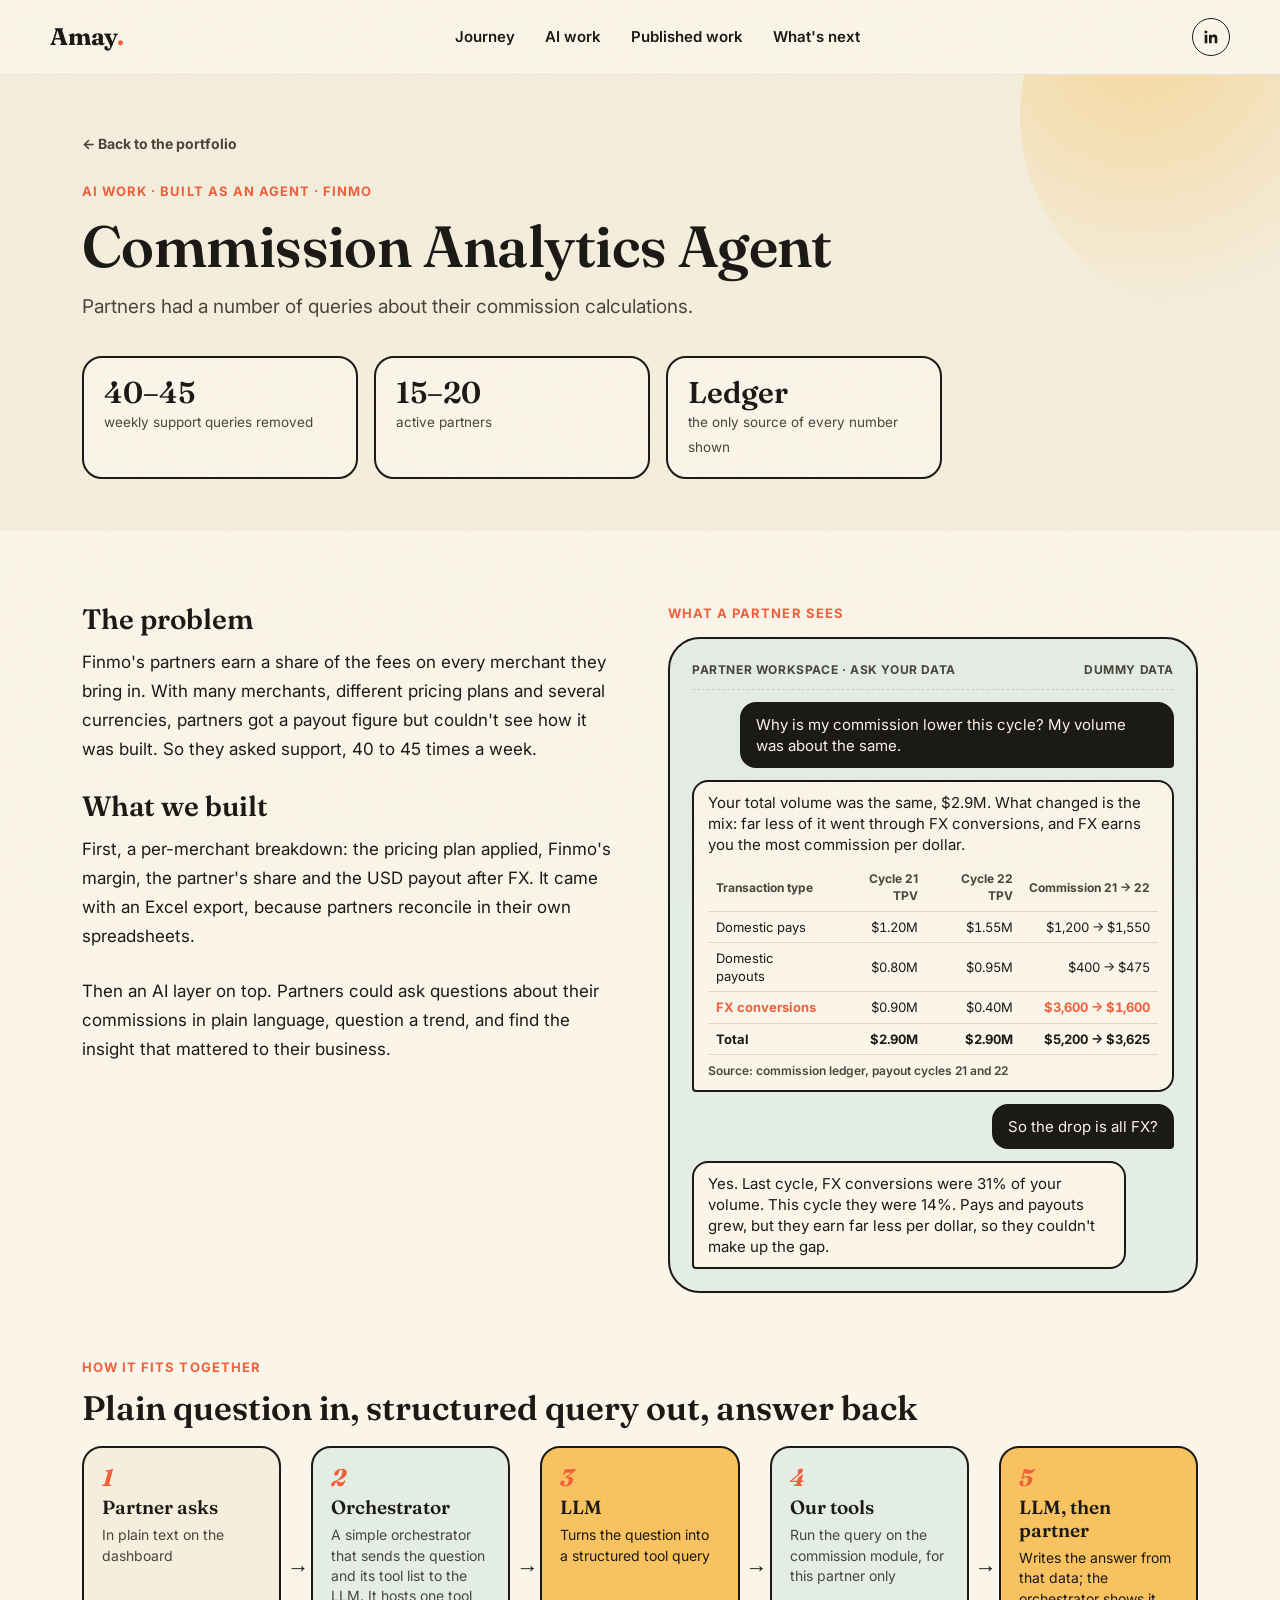
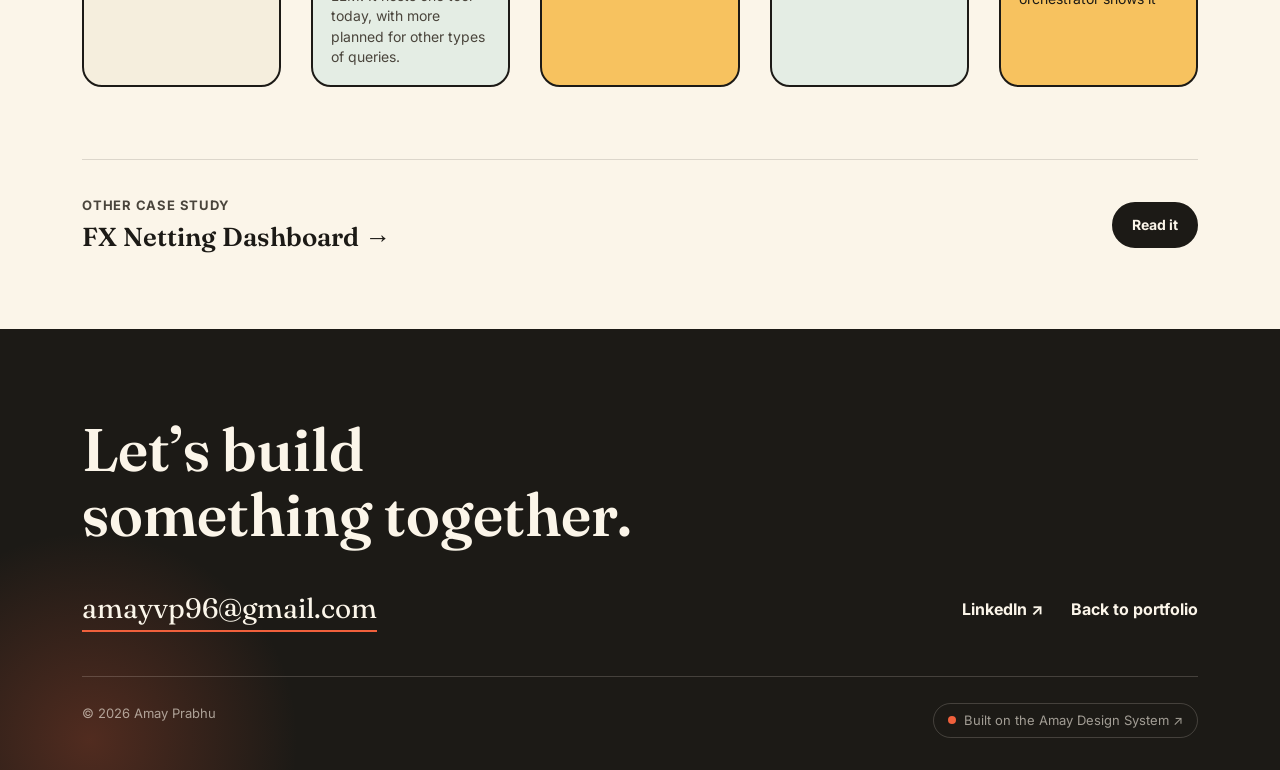
<file: commission-agent.html>
<!DOCTYPE html>
<html lang="en">
<head>
<meta charset="UTF-8">
<meta name="viewport" content="width=device-width, initial-scale=1.0">
<title>Commission Analytics Agent, Amay Prabhu</title>
<link rel="preconnect" href="https://fonts.googleapis.com">
<link rel="preconnect" href="https://fonts.gstatic.com" crossorigin>
<link href="https://fonts.googleapis.com/css2?family=Fraunces:ital,opsz,wght@0,9..144,400;0,9..144,500;0,9..144,600;0,9..144,700;1,9..144,500&family=Inter:wght@400;500;600;700;800&display=swap" rel="stylesheet">
<!-- Built on the Amay Design System: https://github.com/whereisamay/design-system -->
<link rel="stylesheet" href="ds/tokens.css">
<link rel="stylesheet" href="ds/components.css">
<link rel="stylesheet" href="css/site.css">
</head>
<body>
<div class="grain" aria-hidden="true"></div>

<header class="site-header">
  <div class="wrap header-inner">
    <a href="index.html" class="logo">Amay<span class="logo-dot">.</span></a>
    <nav class="main-nav" aria-label="Sections">
      <a href="index.html#journey">Journey</a>
      <a href="index.html#ai">AI work</a>
      <a href="index.html#writing">Published work</a>
      <a href="index.html#next">What's next</a>
    </nav>
    <a class="icon-btn" href="https://www.linkedin.com/in/amay-prabhu-52b70a135/" aria-label="Amay on LinkedIn">
      <svg viewBox="0 0 24 24" fill="currentColor" aria-hidden="true"><path d="M20.45 20.45h-3.56v-5.57c0-1.33-.03-3.04-1.85-3.04-1.86 0-2.14 1.45-2.14 2.94v5.67H9.34V9h3.42v1.56h.05c.48-.9 1.64-1.85 3.38-1.85 3.6 0 4.27 2.37 4.27 5.46v6.28zM5.34 7.43a2.07 2.07 0 1 1 0-4.13 2.07 2.07 0 0 1 0 4.13zM7.12 20.45H3.56V9h3.56v11.45z"/></svg>
    </a>
  </div>
</header>

<main>
  <section class="page-hero">
    <div class="wrap">
      <a class="back-link" href="index.html#ai">← Back to the portfolio</a>
      <p class="eyebrow">AI work · Built as an agent · Finmo</p>
      <h1 class="page-title">Commission Analytics Agent</h1>
      <p class="page-sub">Partners had a number of queries about their commission calculations.</p>
      <div class="metrics">
        <div><b class="num">40–45</b><span>weekly support queries removed</span></div>
        <div><b class="num">15–20</b><span>active partners</span></div>
        <div><b>Ledger</b><span>the only source of every number shown</span></div>
      </div>
    </div>
  </section>

  <section class="page-body">
    <div class="wrap">
      <div class="two-col">
        <div class="prose">
          <h2>The problem</h2>
          <p>Finmo's partners earn a share of the fees on every merchant they bring in. With many merchants, different pricing plans and several currencies, partners got a payout figure but couldn't see how it was built. So they asked support, 40 to 45 times a week.</p>
          <h2>What we built</h2>
          <p>First, a per-merchant breakdown: the pricing plan applied, Finmo's margin, the partner's share and the USD payout after FX. It came with an Excel export, because partners reconcile in their own spreadsheets.</p>
          <p>Then an AI layer on top. Partners could ask questions about their commissions in plain language, question a trend, and find the insight that mattered to their business.</p>
        </div>

        <div>
          <p class="eyebrow">What a partner sees</p>
          <div class="chat" role="img" aria-label="Example conversation between a partner and the commission agent, using dummy data">
            <div class="chat-head"><span>Partner workspace · Ask your data</span><span>Dummy data</span></div>
            <div class="bubble q">Why is my commission lower this cycle? My volume was about the same.</div>
            <div class="bubble a" style="max-width:100%">Your total volume was the same, $2.9M. What changed is the mix: far less of it went through FX conversions, and FX earns you the most commission per dollar.
              <div class="ledger-wrap">
                <table class="ledger">
                  <thead><tr><th>Transaction type</th><th class="r">Cycle 21 TPV</th><th class="r">Cycle 22 TPV</th><th class="r">Commission 21 → 22</th></tr></thead>
                  <tbody>
                    <tr><td>Domestic pays</td><td class="r num">$1.20M</td><td class="r num">$1.55M</td><td class="r num">$1,200 → $1,550</td></tr>
                    <tr><td>Domestic payouts</td><td class="r num">$0.80M</td><td class="r num">$0.95M</td><td class="r num">$400 → $475</td></tr>
                    <tr><td class="cap">FX conversions</td><td class="r num">$0.90M</td><td class="r num">$0.40M</td><td class="r num cap">$3,600 → $1,600</td></tr>
                    <tr class="total"><td><b>Total</b></td><td class="r num"><b>$2.90M</b></td><td class="r num"><b>$2.90M</b></td><td class="r num"><b>$5,200 → $3,625</b></td></tr>
                  </tbody>
                </table>
              </div>
              <span class="src">Source: commission ledger, payout cycles 21 and 22</span>
            </div>
            <div class="bubble q">So the drop is all FX?</div>
            <div class="bubble a">Yes. Last cycle, FX conversions were 31% of your volume. This cycle they were 14%. Pays and payouts grew, but they earn far less per dollar, so they couldn't make up the gap.</div>
          </div>
        </div>
      </div>


      <div class="arch">
        <p class="eyebrow">How it fits together</p>
        <h2 class="section-title" style="font-size:clamp(26px,3vw,34px)">Plain question in, structured query out, answer back</h2>
        <ol class="arch-steps">
          <li class="s-user"><span class="n">1</span><b>Partner asks</b><span>In plain text on the dashboard</span></li>
          <li class="s-sys"><span class="n">2</span><b>Orchestrator</b><span>A simple orchestrator that sends the question and its tool list to the LLM. It hosts one tool today, with more planned for other types of queries.</span></li>
          <li class="s-llm"><span class="n">3</span><b>LLM</b><span>Turns the question into a structured tool query</span></li>
          <li class="s-sys"><span class="n">4</span><b>Our tools</b><span>Run the query on the commission module, for this partner only</span></li>
          <li class="s-llm"><span class="n">5</span><b>LLM, then partner</b><span>Writes the answer from that data; the orchestrator shows it</span></li>
        </ol>
      </div>

      <a class="next-page" href="fx-netting.html">
        <span><span class="label">Other case study</span><br><span class="t">FX Netting Dashboard →</span></span>
        <span class="btn btn-primary btn-sm">Read it</span>
      </a>
    </div>
  </section>
</main>

<footer class="site-footer">
  <div class="wrap">
    <h2 class="footer-title">Let&rsquo;s build<br>something together.</h2>
    <div class="footer-grid">
      <span class="footer-email">amayvp96@gmail.com</span>
      <div class="footer-socials"><a href="https://www.linkedin.com/in/amay-prabhu-52b70a135/">LinkedIn ↗</a><a href="index.html">Back to portfolio</a></div>
    </div>
    <div class="footer-bottom"><span>© 2026 Amay Prabhu</span><a class="ds-credit" href="https://github.com/whereisamay/design-system"><i aria-hidden="true"></i>Built on the Amay Design System ↗</a></div>
  </div>
</footer>
</body>
</html>
</file>
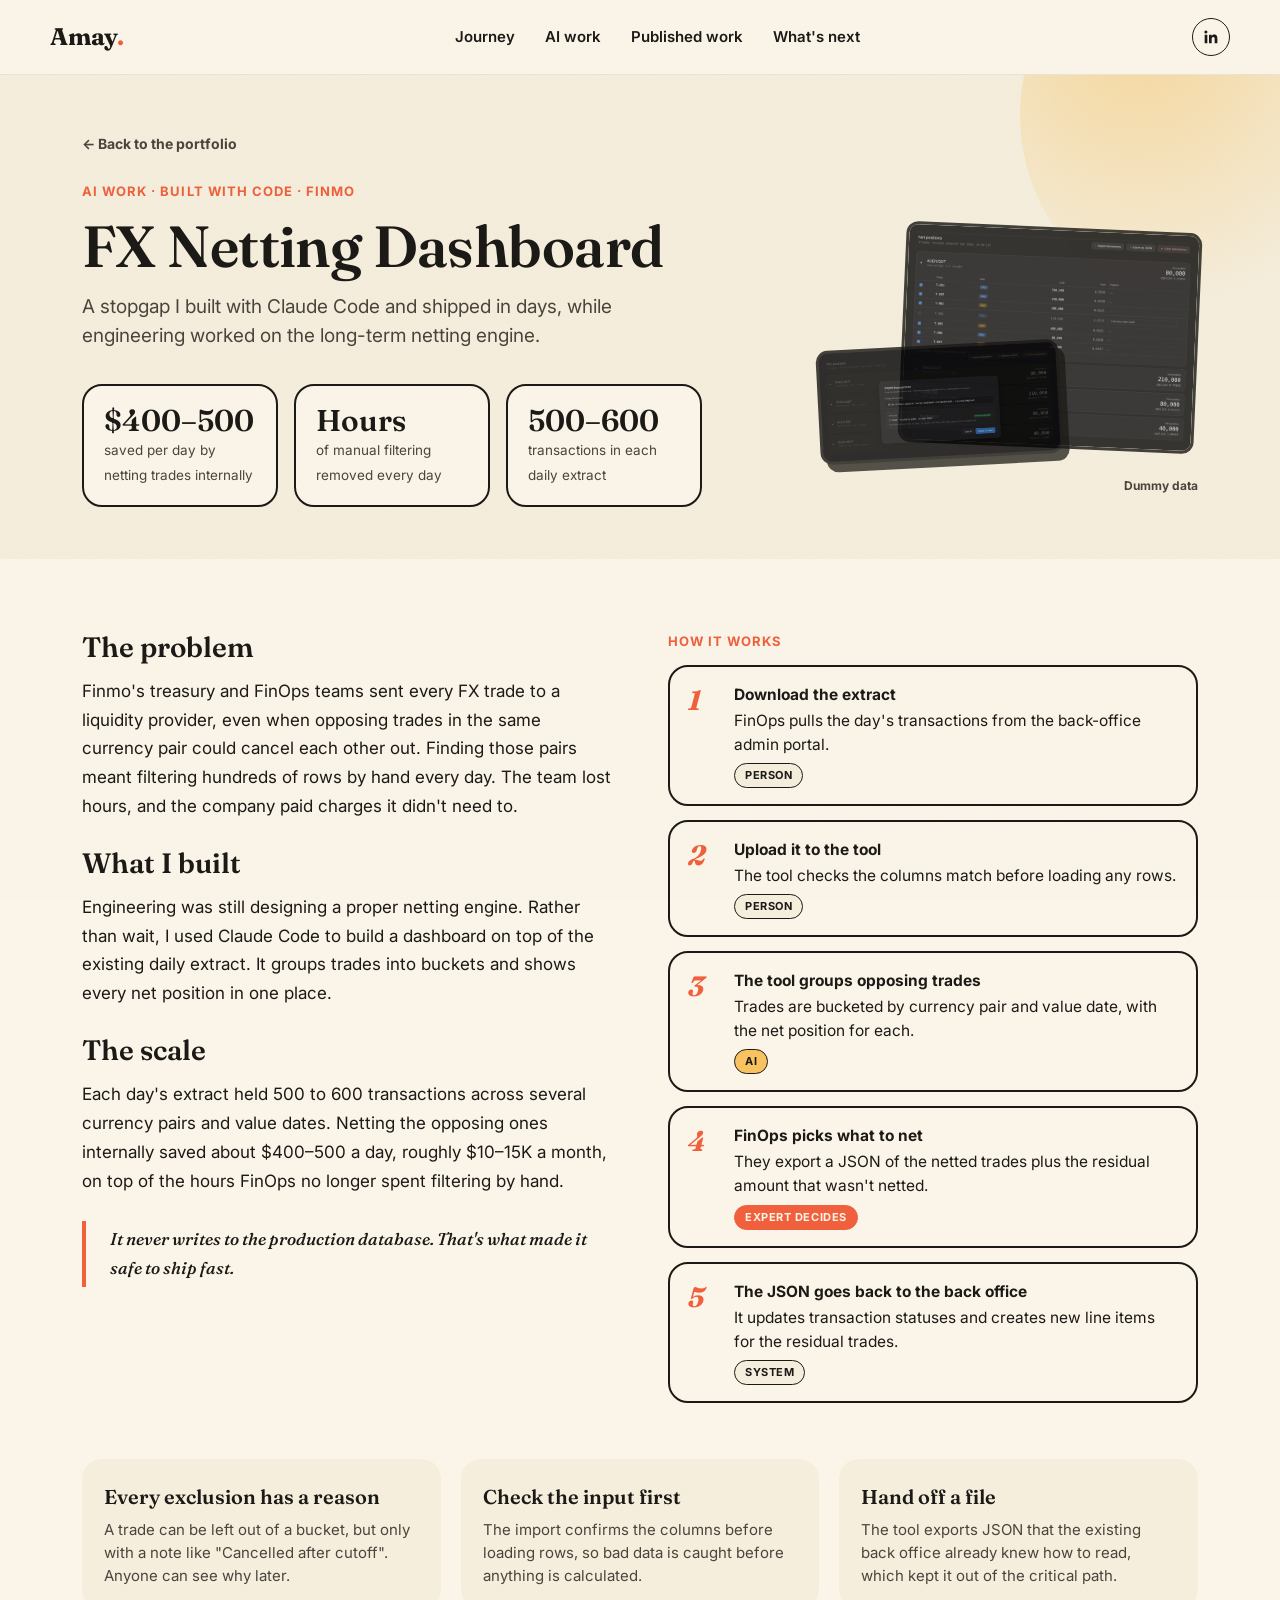
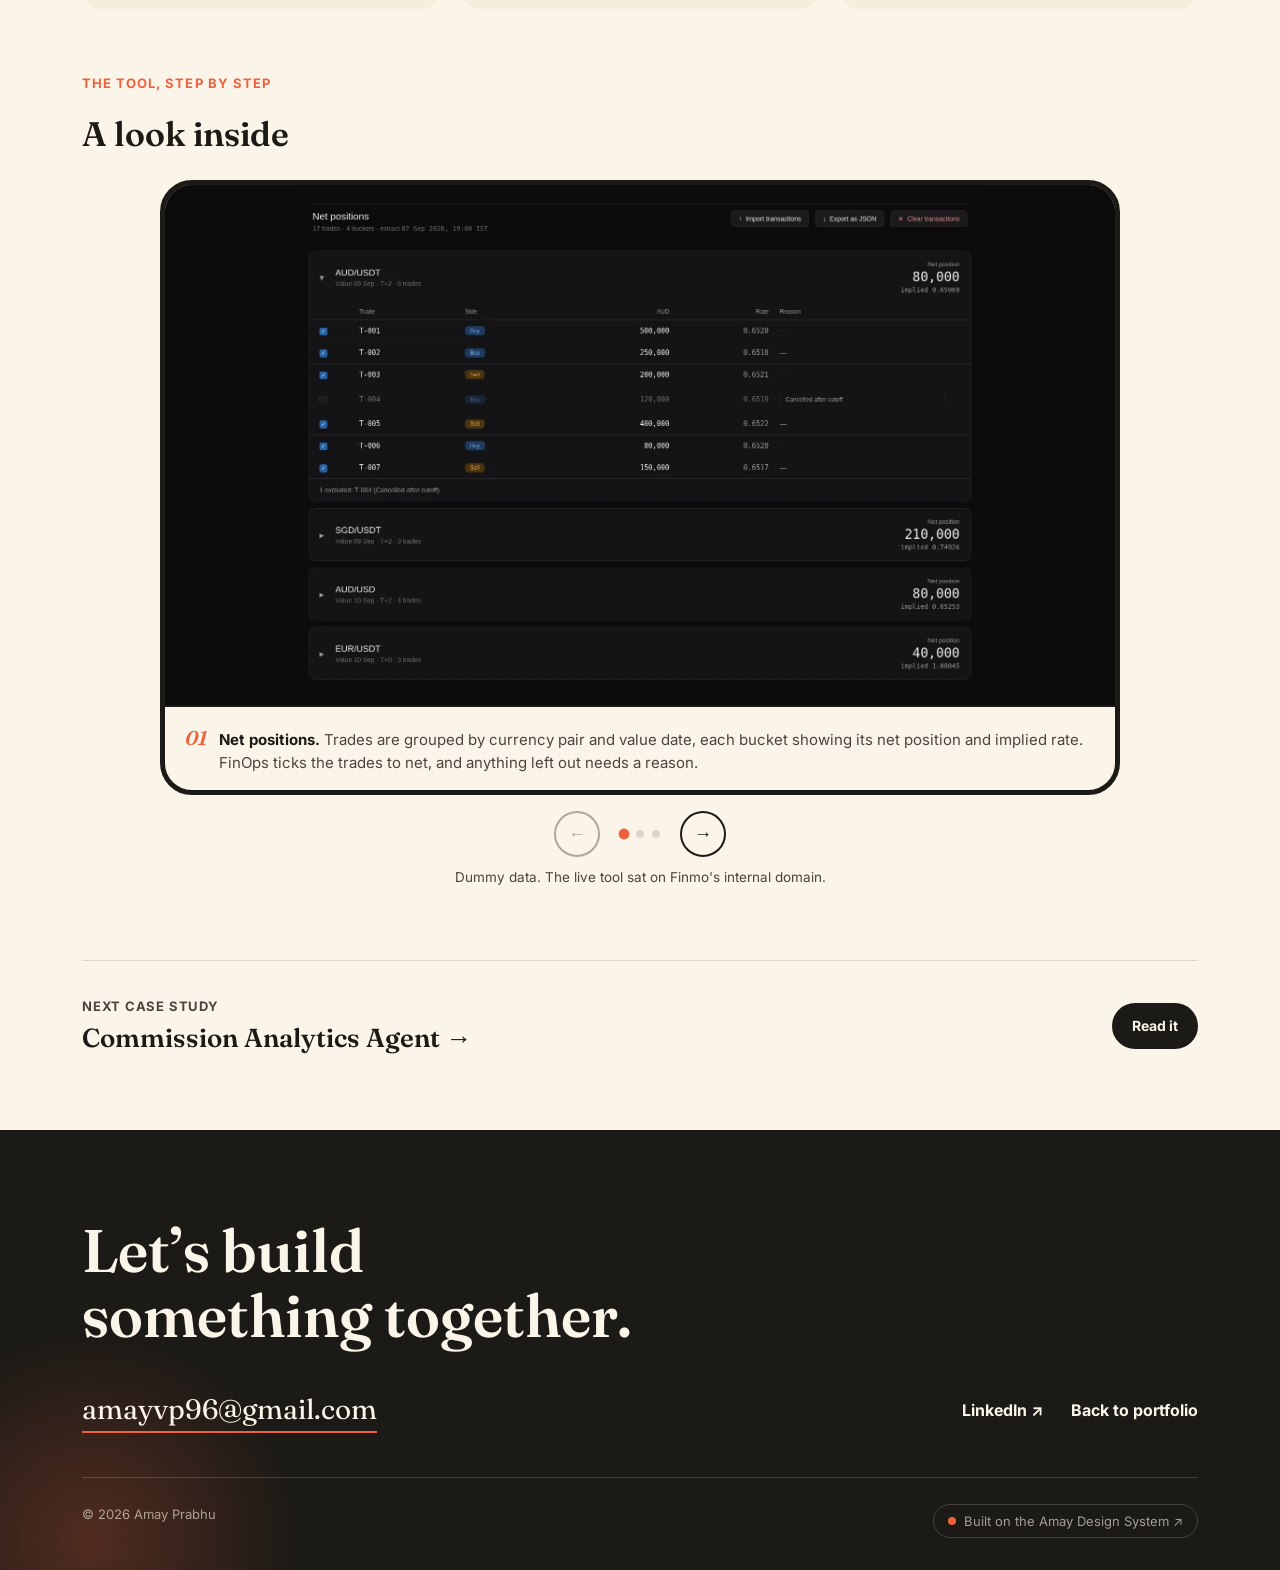
<file: fx-netting.html>
<!DOCTYPE html>
<html lang="en">
<head>
<meta charset="UTF-8">
<meta name="viewport" content="width=device-width, initial-scale=1.0">
<title>FX Netting Dashboard, Amay Prabhu</title>
<link rel="preconnect" href="https://fonts.googleapis.com">
<link rel="preconnect" href="https://fonts.gstatic.com" crossorigin>
<link href="https://fonts.googleapis.com/css2?family=Fraunces:ital,opsz,wght@0,9..144,400;0,9..144,500;0,9..144,600;0,9..144,700;1,9..144,500&family=Inter:wght@400;500;600;700;800&display=swap" rel="stylesheet">
<!-- Built on the Amay Design System: https://github.com/whereisamay/design-system -->
<link rel="stylesheet" href="ds/tokens.css">
<link rel="stylesheet" href="ds/components.css">
<link rel="stylesheet" href="css/site.css">
</head>
<body>
<div class="grain" aria-hidden="true"></div>

<header class="site-header">
  <div class="wrap header-inner">
    <a href="index.html" class="logo">Amay<span class="logo-dot">.</span></a>
    <nav class="main-nav" aria-label="Sections">
      <a href="index.html#journey">Journey</a>
      <a href="index.html#ai">AI work</a>
      <a href="index.html#writing">Published work</a>
      <a href="index.html#next">What's next</a>
    </nav>
    <a class="icon-btn" href="https://www.linkedin.com/in/amay-prabhu-52b70a135/" aria-label="Amay on LinkedIn">
      <svg viewBox="0 0 24 24" fill="currentColor" aria-hidden="true"><path d="M20.45 20.45h-3.56v-5.57c0-1.33-.03-3.04-1.85-3.04-1.86 0-2.14 1.45-2.14 2.94v5.67H9.34V9h3.42v1.56h.05c.48-.9 1.64-1.85 3.38-1.85 3.6 0 4.27 2.37 4.27 5.46v6.28zM5.34 7.43a2.07 2.07 0 1 1 0-4.13 2.07 2.07 0 0 1 0 4.13zM7.12 20.45H3.56V9h3.56v11.45z"/></svg>
    </a>
  </div>
</header>

<main>
  <section class="page-hero">
    <div class="wrap">
      <a class="back-link" href="index.html#ai">← Back to the portfolio</a>
      <p class="eyebrow">AI work · Built with code · Finmo</p>
      <h1 class="page-title">FX Netting Dashboard</h1>
      <p class="page-sub">A stopgap I built with Claude Code and shipped in days, while engineering worked on the long-term netting engine.</p>
      <div class="metrics">
        <div><b class="num">$400–500</b><span>saved per day by netting trades internally</span></div>
        <div><b>Hours</b><span>of manual filtering removed every day</span></div>
        <div><b class="num">500–600</b><span>transactions in each daily extract</span></div>
      </div>
      <div class="hero-shots" aria-label="Dummy-data screenshots of the tool">
        <figure class="hs hs-1"><img src="img/fx-dashboard.webp" alt="Net positions screen with trades grouped by currency pair, dummy data" width="1500" height="1113"></figure>
        <figure class="hs hs-2"><img src="img/fx-import.webp" alt="Import dialog that checks the file's columns before loading, dummy data" width="1500" height="684"></figure>
        <span class="hs-cap">Dummy data</span>
      </div>
    </div>
  </section>

  <section class="page-body">
    <div class="wrap">
      <div class="two-col">
        <div class="prose">
          <h2>The problem</h2>
          <p>Finmo's treasury and FinOps teams sent every FX trade to a liquidity provider, even when opposing trades in the same currency pair could cancel each other out. Finding those pairs meant filtering hundreds of rows by hand every day. The team lost hours, and the company paid charges it didn't need to.</p>
          <h2>What I built</h2>
          <p>Engineering was still designing a proper netting engine. Rather than wait, I used Claude Code to build a dashboard on top of the existing daily extract. It groups trades into buckets and shows every net position in one place.</p>
          <h2>The scale</h2>
          <p>Each day's extract held 500 to 600 transactions across several currency pairs and value dates. Netting the opposing ones internally saved about $400–500 a day, roughly $10–15K a month, on top of the hours FinOps no longer spent filtering by hand.</p>
          <p class="pull">It never writes to the production database. That's what made it safe to ship fast.</p>
        </div>
        <div>
          <p class="eyebrow">How it works</p>
          <ol class="steps">
            <li><b>Download the extract</b>FinOps pulls the day's transactions from the back-office admin portal.<br><span class="who sys">Person</span></li>
            <li><b>Upload it to the tool</b>The tool checks the columns match before loading any rows.<br><span class="who sys">Person</span></li>
            <li><b>The tool groups opposing trades</b>Trades are bucketed by currency pair and value date, with the net position for each.<br><span class="who ai">AI</span></li>
            <li><b>FinOps picks what to net</b>They export a JSON of the netted trades plus the residual amount that wasn't netted.<br><span class="who hu">Expert decides</span></li>
            <li><b>The JSON goes back to the back office</b>It updates transaction statuses and creates new line items for the residual trades.<br><span class="who sys">System</span></li>
          </ol>
        </div>
      </div>

      <div class="decisions">
        <div><h3>Every exclusion has a reason</h3><p>A trade can be left out of a bucket, but only with a note like "Cancelled after cutoff". Anyone can see why later.</p></div>
        <div><h3>Check the input first</h3><p>The import confirms the columns before loading rows, so bad data is caught before anything is calculated.</p></div>
        <div><h3>Hand off a file</h3><p>The tool exports JSON that the existing back office already knew how to read, which kept it out of the critical path.</p></div>
      </div>

      <div class="shot-section">
        <p class="eyebrow">The tool, step by step</p>
        <h2 class="title-h2-sm">A look inside</h2>
        <div class="photo-carousel wide" aria-roledescription="carousel" aria-label="Screenshots of the FX netting tool, dummy data">
          <div class="photo-carousel-track">
            <figure class="photo-carousel-slide">
              <div class="photo-carousel-media"><img src="img/fx-dashboard.webp" alt="Net positions screen: trades grouped into four currency-pair buckets, with AUD/USDT expanded to show seven trades, one excluded with the reason 'Cancelled after cutoff'" width="1500" height="1113" loading="lazy"></div>
              <figcaption class="car-cap"><span class="photo-carousel-num">01</span><span><b>Net positions.</b> Trades are grouped by currency pair and value date, each bucket showing its net position and implied rate. FinOps ticks the trades to net, and anything left out needs a reason.</span></figcaption>
            </figure>
            <figure class="photo-carousel-slide">
              <div class="photo-carousel-media"><img src="img/fx-import.webp" alt="Import dialog: a Google Sheets link is pasted, and the tool detects 17 rows, 4 currency pairs and 3 value dates, with the schema matched" width="1500" height="684" loading="lazy"></div>
              <figcaption class="car-cap"><span class="photo-carousel-num">02</span><span><b>Import.</b> FinOps pastes the day's sheet. Before anything loads, the tool checks the columns and shows how many rows, pairs and value dates it found.</span></figcaption>
            </figure>
            <figure class="photo-carousel-slide">
              <div class="photo-carousel-media"><img src="img/fx-history.webp" alt="Import history: the last eight imports with source sheet, time, rows, buckets and status (active, export completed or discarded)" width="1500" height="853" loading="lazy"></div>
              <figcaption class="car-cap"><span class="photo-carousel-num">03</span><span><b>Import history.</b> Every import is logged with its source sheet, rows and status, so an earlier net position can be rebuilt from the sheet it came from.</span></figcaption>
            </figure>
          </div>
          <div class="photo-carousel-controls"><button class="carousel-btn" type="button" data-dir="prev" aria-label="Previous screenshot">←</button><div class="photo-carousel-dots"></div><button class="carousel-btn" type="button" data-dir="next" aria-label="Next screenshot">→</button></div>
          <p class="caption" style="text-align:center">Dummy data. The live tool sat on Finmo's internal domain.</p>
        </div>
      </div>

      <a class="next-page" href="commission-agent.html">
        <span><span class="label">Next case study</span><br><span class="t">Commission Analytics Agent →</span></span>
        <span class="btn btn-primary btn-sm">Read it</span>
      </a>
    </div>
  </section>
</main>

<footer class="site-footer">
  <div class="wrap">
    <h2 class="footer-title">Let&rsquo;s build<br>something together.</h2>
    <div class="footer-grid">
      <span class="footer-email">amayvp96@gmail.com</span>
      <div class="footer-socials"><a href="https://www.linkedin.com/in/amay-prabhu-52b70a135/">LinkedIn ↗</a><a href="index.html">Back to portfolio</a></div>
    </div>
    <div class="footer-bottom"><span>© 2026 Amay Prabhu</span><a class="ds-credit" href="https://github.com/whereisamay/design-system"><i aria-hidden="true"></i>Built on the Amay Design System ↗</a></div>
  </div>
</footer>
<script src="ds/components.js"></script>
<script>AmayDS.initCarousels();</script>
</body>
</html>
</file>
<file: ds/tokens.css>
/* Amay Design System — generated from tokens.json */
:root, [data-theme="light"] {
  --cream: #fbf5e9;
  --cream-2: #f5eedd;
  --ink: #1c1a16;
  --ink-soft: #4a453c;
  --mustard: #f2a93b;
  --mustard-2: #f7c25f;
  --coral: #f0603c;
  --sage: #e4ede4;
  --line: rgba(28, 26, 22, 0.14);
  --line-soft: rgba(28, 26, 22, 0.08);
  --on-ink-muted: rgba(251, 245, 233, 0.6);
  --on-ink-line: rgba(251, 245, 233, 0.18);
  --shadow-lift: 10px 14px 0 rgba(28, 26, 22, 0.9);
  --shadow-nudge: 6px 8px 0 rgba(28, 26, 22, 0.9);
}
:root {
  --space-4: 4px;
  --space-8: 8px;
  --space-12: 12px;
  --space-16: 16px;
  --space-20: 20px;
  --space-24: 24px;
  --space-28: 28px;
  --space-32: 32px;
  --space-48: 48px;
  --space-64: 64px;
  --space-96: 96px;
  --radius-sm: 12px;
  --radius-md: 20px;
  --radius-lg: 32px;
  --radius-pill: 999px;
  --border-hair: 1px;
  --border-icon: 1.5px;
  --border-ui: 2px;
  --border-frame: 5px;
  --border-portrait: 6px;
  --wrap: 1180px;
  --measure-article: 720px;
  --font-display: "Fraunces", Georgia, "Times New Roman", serif;
  --font-body: "Inter", -apple-system, BlinkMacSystemFont, "Segoe UI", sans-serif;
}
.display-hero { font-family: var(--font-display); font-size: 68px; line-height: 1.06; font-weight: 600; letter-spacing: -0.01em; }
.display-footer { font-family: var(--font-display); font-size: 64px; line-height: 1.08; font-weight: 600; }
.display-page { font-family: var(--font-display); font-size: 56px; line-height: 1.1; font-weight: 600; letter-spacing: -0.01em; }
.display-section { font-family: var(--font-display); font-size: 52px; line-height: 1.05; font-weight: 600; }
.display-place { font-family: var(--font-display); font-size: 40px; line-height: 1.15; font-weight: 600; }
.lead-serif { font-family: var(--font-display); font-size: 32px; line-height: 1.3; font-weight: 500; }
.quote-pull { font-family: var(--font-display); font-size: 28px; line-height: 1.5; font-weight: 500; font-style: italic; }
.title-h2 { font-family: var(--font-display); font-size: 30px; line-height: 1.25; font-weight: 600; }
.wordmark { font-family: var(--font-display); font-size: 24px; line-height: 1.2; font-weight: 700; letter-spacing: -0.01em; }
.title-card { font-family: var(--font-display); font-size: 20px; line-height: 1.25; font-weight: 600; }
.title-accordion { font-family: var(--font-display); font-size: 18px; line-height: 1.35; font-weight: 600; }
.text-article { font-family: var(--font-body); font-size: 18px; line-height: 1.75; font-weight: 400; }
.text-lede { font-family: var(--font-body); font-size: 17px; line-height: 1.5; font-weight: 400; }
.text-body { font-family: var(--font-body); font-size: 16px; line-height: 1.5; font-weight: 400; }
.label-nav { font-family: var(--font-body); font-size: 15px; line-height: 1.4; font-weight: 600; }
.label-button { font-family: var(--font-body); font-size: 15px; line-height: 1.2; font-weight: 700; }
.text-small { font-family: var(--font-body); font-size: 14px; line-height: 1.5; font-weight: 400; }
.text-caption { font-family: var(--font-body); font-size: 13px; line-height: 1.4; font-weight: 500; }
.label-eyebrow { font-family: var(--font-body); font-size: 13px; line-height: 1.4; font-weight: 700; letter-spacing: 0.08em; }
.label-chip { font-family: var(--font-body); font-size: 12px; line-height: 1.4; font-weight: 700; letter-spacing: 0.04em; }
</file>
<file: ds/components.css>
@import url("https://fonts.googleapis.com/css2?family=Fraunces:ital,opsz,wght@0,9..144,400;0,9..144,500;0,9..144,600;0,9..144,700;1,9..144,500&family=Inter:wght@400;500;600;700;800&display=swap");

/* Amay Design System — component styles. Every value comes from tokens.css. */
:root { --ease: cubic-bezier(0.16, 1, 0.3, 1); }

body { background: var(--cream); color: var(--ink); font-family: var(--font-body); font-size: 16px; line-height: 1.5; -webkit-font-smoothing: antialiased; }
a { color: inherit; text-decoration: none; }

/* ---------- Grain ---------- */
.ds-grain { position: fixed; inset: 0; z-index: 999; pointer-events: none; opacity: 0.045; mix-blend-mode: multiply;
  background-image: url("data:image/svg+xml,%3Csvg xmlns='http://www.w3.org/2000/svg' width='120' height='120'%3E%3Cfilter id='n'%3E%3CfeTurbulence type='fractalNoise' baseFrequency='0.9' numOctaves='2' stitchTiles='stitch'/%3E%3C/filter%3E%3Crect width='100%25' height='100%25' filter='url(%23n)'/%3E%3C/svg%3E"); }

/* ---------- Eyebrow + section heading ---------- */
.eyebrow { font-family: var(--font-body); font-weight: 700; font-size: 13px; letter-spacing: 0.08em; text-transform: uppercase; color: var(--coral); margin: 0 0 14px; }
.section-title { font-family: var(--font-display); font-weight: 600; font-size: clamp(32px, 4.5vw, 52px); line-height: 1.05; margin: 0 0 16px; }
.section-sub { font-size: 17px; color: var(--ink-soft); margin: 8px 0 0; max-width: 620px; }

/* ---------- Text accents ---------- */
.script { font-style: italic; font-weight: 500; color: var(--coral); }
.highlight { position: relative; font-style: italic; white-space: nowrap; z-index: 0; }
.highlight::after { content: ""; position: absolute; left: -4px; right: -4px; bottom: 6px; height: 0.34em; background: var(--mustard-2); z-index: -1; border-radius: 4px; transform: rotate(-1deg); }

/* ---------- Button ---------- */
.btn { display: inline-flex; align-items: center; gap: var(--space-8); padding: 15px 28px; border-radius: var(--radius-pill); font-family: var(--font-body); font-weight: 700; font-size: 15px; border: var(--border-ui) solid var(--ink); cursor: pointer;
  transition: transform 0.25s var(--ease), background 0.25s var(--ease), color 0.25s var(--ease); }
.btn-primary { background: var(--ink); color: var(--cream); }
.btn-primary:hover { transform: translate(-2px, -2px); background: var(--coral); border-color: var(--coral); }
.btn-ghost { background: transparent; color: var(--ink); }
.btn-ghost:hover { transform: translate(-2px, -2px); background: var(--ink); color: var(--cream); }
.btn-sm { padding: 10px 18px; font-size: 14px; }
.btn:focus-visible { outline: 3px solid var(--ink); outline-offset: 3px; }

/* ---------- Text link ---------- */
.ds-link { font-weight: 700; font-size: 14px; border-bottom: var(--border-ui) solid var(--coral); padding-bottom: 2px; align-self: flex-start; }

/* ---------- Icon button ---------- */
.icon-btn { width: 38px; height: 38px; display: grid; place-items: center; border-radius: 50%; border: var(--border-icon) solid var(--ink); color: var(--ink); background: transparent;
  transition: background 0.25s var(--ease), color 0.25s var(--ease), transform 0.25s var(--ease); }
.icon-btn svg { width: 18px; height: 18px; }
.icon-btn:hover { background: var(--ink); color: var(--cream); transform: rotate(-8deg) scale(1.06); }

/* ---------- Chip ---------- */
.chip { display: inline-block; align-self: flex-start; font-size: 12px; font-weight: 700; letter-spacing: 0.04em; text-transform: uppercase; background: var(--mustard-2); color: var(--ink); padding: 5px 12px; border-radius: var(--radius-pill); }
.chip-outline { background: var(--cream-2); border: var(--border-icon) solid var(--ink); }

/* ---------- Site header ---------- */
.site-header { position: sticky; top: 0; z-index: 100; background: rgba(251, 245, 233, 0.82); backdrop-filter: blur(10px); border-bottom: var(--border-hair) solid var(--line-soft); }
.header-inner { display: flex; align-items: center; justify-content: space-between; height: 78px; gap: var(--space-20); padding: 0 var(--space-32); }
.logo { font-family: var(--font-display); font-weight: 700; font-size: 24px; letter-spacing: -0.01em; }
.logo-dot { color: var(--coral); }
.main-nav { display: flex; gap: 36px; }
.main-nav a { font-weight: 600; font-size: 15px; position: relative; padding: 4px 0; }
.main-nav a::after { content: ""; position: absolute; left: 0; right: 100%; bottom: 0; height: 2px; background: var(--coral); transition: right 0.3s var(--ease); }
.main-nav a:hover::after { right: 0; }

/* ---------- Blob portrait ---------- */
.blob-portrait { position: relative; width: min(100%, 420px); }
.photo-blob { position: absolute; inset: -6% -10% -6% -6%; background: var(--mustard); border-radius: 44% 56% 62% 38% / 48% 42% 58% 52%; z-index: 0; }
@media (prefers-reduced-motion: no-preference) { .photo-blob { animation: ds-blobbing 12s var(--ease) infinite alternate; } }
@keyframes ds-blobbing { 0% { border-radius: 44% 56% 62% 38% / 48% 42% 58% 52%; } 50% { border-radius: 58% 42% 40% 60% / 40% 62% 38% 60%; } 100% { border-radius: 40% 60% 55% 45% / 60% 40% 60% 40%; } }
.photo-frame { position: relative; z-index: 1; aspect-ratio: 1 / 1.05; border-radius: 44% 56% 62% 38% / 48% 42% 58% 52%; overflow: hidden; border: var(--border-portrait) solid var(--ink); background: var(--mustard); }
.photo-frame img { width: 100%; height: 100%; object-fit: cover; display: block; }
.sticker-dots { position: absolute; z-index: 2; top: -6%; left: 4%; width: 56px; height: 56px; background-image: radial-gradient(var(--ink) 2.4px, transparent 2.6px); background-size: 12px 12px; opacity: 0.55; }

/* ---------- Work card ---------- */
.work-card { background: var(--cream); border: var(--border-ui) solid var(--ink); border-radius: var(--radius-md); overflow: hidden; display: flex; flex-direction: column; transition: transform 0.3s var(--ease), box-shadow 0.3s var(--ease); }
.work-card:hover { transform: translateY(-6px) rotate(-0.6deg); box-shadow: var(--shadow-lift); }
.work-card-media { position: relative; aspect-ratio: 16 / 10; display: grid; place-items: center; border-bottom: var(--border-ui) solid var(--ink); overflow: hidden;
  background: repeating-linear-gradient(135deg, var(--mustard-2), var(--mustard-2) 10px, var(--mustard) 10px, var(--mustard) 20px); }
.work-card-media span { font-family: var(--font-display); font-size: 40px; color: rgba(28, 26, 22, 0.35); }
.work-card-media img { position: absolute; inset: 0; width: 100%; height: 100%; object-fit: cover; }
.work-card-body { padding: 22px 22px 26px; display: flex; flex-direction: column; gap: var(--space-8); flex: 1; }
.work-card-body h3 { font-family: var(--font-display); font-size: 20px; font-weight: 600; margin: 0; }
.work-card-body p { font-size: 14px; margin: 0 0 6px; color: var(--ink-soft); }
.work-card-link { margin-top: auto; font-weight: 700; font-size: 14px; border-bottom: var(--border-ui) solid var(--coral); align-self: flex-start; padding-bottom: 2px; }

/* ---------- Accordion ---------- */
.faq-list { display: flex; flex-direction: column; gap: var(--space-16); max-width: 760px; }
.faq-item { border: var(--border-ui) solid var(--ink); border-radius: var(--radius-md); background: var(--cream); overflow: hidden; transition: box-shadow 0.25s var(--ease), transform 0.25s var(--ease); }
.faq-item:hover { transform: translate(-2px, -2px); box-shadow: var(--shadow-nudge); }
.faq-question-wrap { margin: 0; font-weight: inherit; }
.faq-question { width: 100%; display: flex; align-items: center; justify-content: space-between; gap: var(--space-20); padding: 20px 24px; background: none; border: none; cursor: pointer; text-align: left; font-family: var(--font-body); color: var(--ink); }
.faq-q-text { font-family: var(--font-display); font-weight: 600; font-size: 18px; line-height: 1.35; }
.faq-icon { position: relative; flex-shrink: 0; width: 22px; height: 22px; transition: transform 0.3s var(--ease); }
.faq-icon::before, .faq-icon::after { content: ""; position: absolute; background: var(--ink); border-radius: 2px; }
.faq-icon::before { top: 50%; left: 0; width: 100%; height: 2.5px; transform: translateY(-50%); }
.faq-icon::after { left: 50%; top: 0; height: 100%; width: 2.5px; transform: translateX(-50%); }
.faq-item.is-open .faq-icon { transform: rotate(45deg); }
.faq-item.is-open .faq-question { color: var(--coral); }
.faq-item.is-open .faq-icon::before, .faq-item.is-open .faq-icon::after { background: var(--coral); }
.faq-answer { display: grid; grid-template-rows: 0fr; transition: grid-template-rows 0.35s var(--ease); }
.faq-item.is-open .faq-answer { grid-template-rows: 1fr; }
.faq-answer-inner { overflow: hidden; min-height: 0; }
.faq-answer-inner p { margin: 0; padding: 0 24px 22px; font-size: 16px; line-height: 1.6; color: var(--ink-soft); }

/* ---------- Journey timeline ---------- */
.journey { position: relative; display: grid; grid-template-columns: repeat(var(--stops, 4), minmax(0, 1fr)); gap: 22px; align-items: start; padding-top: 34px; }
.journey::before { content: ""; position: absolute; left: 0; right: 0; top: 10px; height: 3px; background: var(--ink); border-radius: 3px; }
.journey .faq-item { position: relative; overflow: visible; }
.journey .faq-item::before { content: ""; position: absolute; top: -35px; left: 26px; width: 18px; height: 18px; border-radius: 50%; background: var(--cream-2); border: 3px solid var(--ink); }
.journey .faq-item.is-open::before { background: var(--coral); border-color: var(--coral); }
.journey .faq-question { flex-direction: column; align-items: flex-start; gap: 4px; }
.journey-years { font-size: 13px; font-weight: 700; color: var(--coral); }
.journey-name { font-family: var(--font-display); font-weight: 600; font-size: 24px; line-height: 1.15; }
.journey-role { font-size: 14px; color: var(--ink-soft); }
@media (max-width: 900px) {
  .journey { grid-template-columns: 1fr; padding: 0 0 0 34px; gap: var(--space-16); }
  .journey::before { left: 10px; right: auto; top: 0; bottom: 0; width: 3px; height: auto; }
  .journey .faq-item::before { top: 24px; left: -35px; }
}

/* ---------- Pull quote ---------- */
.pull-quote { font-family: var(--font-display); font-style: italic; font-weight: 500; font-size: clamp(22px, 2.6vw, 28px); line-height: 1.5; color: var(--ink); border-left: 4px solid var(--coral); padding: 4px 0 4px 24px; margin: 44px 0 8px; }

/* ---------- Step list ---------- */
.step-list { list-style: none; counter-reset: step; margin: 0; padding: 0; display: flex; flex-direction: column; gap: 14px; }
.step-list li { counter-increment: step; position: relative; padding: 16px 18px 16px 64px; border: var(--border-ui) solid var(--ink); border-radius: var(--radius-md); background: var(--cream); font-size: 15.5px; }
.step-list li::before { content: counter(step); position: absolute; left: 18px; top: 12px; font-family: var(--font-display); font-style: italic; font-weight: 700; font-size: 28px; color: var(--coral); }
.step-list.plain li { border: none; background: none; padding: 0 0 0 42px; margin-bottom: 16px; font-size: 18px; line-height: 1.75; }
.step-list.plain li::before { left: 0; top: 1px; font-size: inherit; }

/* ---------- Metric tile ---------- */
.metric { border: var(--border-ui) solid var(--ink); border-radius: var(--radius-md); background: var(--cream); padding: 18px 20px; }
.metric b { display: block; font-family: var(--font-display); font-size: 30px; font-weight: 600; line-height: 1.1; font-variant-numeric: tabular-nums; }
.metric span { font-size: 13.5px; color: var(--ink-soft); }

/* ---------- Chat bubble ---------- */
.chat { border: var(--border-ui) solid var(--ink); border-radius: var(--radius-lg); background: var(--sage); padding: 22px; display: flex; flex-direction: column; gap: var(--space-12); }
.bubble { max-width: 88%; padding: 10px 14px; border: var(--border-ui) solid var(--ink); border-radius: 16px; font-size: 15px; line-height: 1.45; background: var(--cream); }
.bubble.q { align-self: flex-end; background: var(--ink); color: var(--cream); border-bottom-right-radius: 4px; }
.bubble.a { border-bottom-left-radius: 4px; }

/* ---------- Page hero ---------- */
.page-hero { position: relative; padding: 56px var(--space-32) 48px; background: var(--cream-2); overflow: hidden; }
.page-hero::before { content: ""; position: absolute; top: -160px; right: -140px; width: 400px; height: 400px; border-radius: 50%; background: radial-gradient(circle at 30% 30%, var(--mustard-2), transparent 70%); opacity: 0.5; pointer-events: none; }
.back-link { display: inline-flex; align-items: center; gap: var(--space-8); font-weight: 700; font-size: 14px; color: var(--ink-soft); margin-bottom: var(--space-28); position: relative; transition: color 0.25s var(--ease), transform 0.25s var(--ease); }
.back-link:hover { color: var(--coral); transform: translateX(-3px); }
.page-title { font-family: var(--font-display); font-weight: 600; font-size: clamp(34px, 5.2vw, 56px); line-height: 1.1; letter-spacing: -0.01em; margin: 0 0 18px; max-width: 820px; position: relative; }
.page-sub { font-size: 18px; line-height: 1.5; color: var(--ink-soft); max-width: 640px; margin: 0 0 18px; position: relative; }
.page-meta { font-size: 14px; font-weight: 600; color: var(--ink-soft); position: relative; }

/* ---------- Data table ---------- */
.table-scroll { overflow-x: auto; }
.menu-table { width: 100%; min-width: 460px; border-collapse: collapse; border: var(--border-ui) solid var(--ink); border-radius: var(--radius-lg); overflow: hidden; }
.menu-table th, .menu-table td { padding: 12px 18px; text-align: left; border-bottom: var(--border-hair) solid var(--line); font-size: 15.5px; vertical-align: top; }
.menu-table th { background: var(--mustard-2); font-family: var(--font-display); font-weight: 600; font-size: 15px; }
.menu-table th:first-child, .menu-table td:first-child { border-right: var(--border-hair) solid var(--line); }
.menu-table tbody tr:last-child td { border-bottom: none; }

/* ---------- Photo carousel ---------- */
.photo-carousel { max-width: 320px; }
.photo-carousel-track { display: flex; overflow-x: auto; scroll-snap-type: x mandatory; scrollbar-width: none; border: var(--border-frame) solid var(--ink); border-radius: var(--radius-lg); background: var(--ink-soft); }
.photo-carousel-track::-webkit-scrollbar { display: none; }
.photo-carousel-slide { position: relative; flex: 0 0 100%; scroll-snap-align: start; margin: 0; }
.photo-carousel-media { position: relative; aspect-ratio: 1 / 1; overflow: hidden; background: var(--mustard-2); }
.photo-carousel-media img { width: 100%; height: 100%; object-fit: cover; display: block; }
.photo-carousel-caption { position: absolute; left: 0; right: 0; bottom: 0; display: flex; align-items: baseline; gap: 10px; padding: 10px 14px; background: linear-gradient(to top, rgba(20, 16, 12, 0.85), rgba(20, 16, 12, 0)); font-size: 13px; line-height: 1.4; color: #fff; }
.photo-carousel-num { flex-shrink: 0; font-family: var(--font-display); font-style: italic; font-weight: 600; font-size: 16px; color: var(--mustard); }
.photo-carousel-controls { display: flex; align-items: center; justify-content: center; gap: var(--space-20); margin-top: var(--space-16); }
.carousel-btn { width: 46px; height: 46px; border-radius: 50%; border: var(--border-ui) solid var(--ink); background: var(--cream); color: var(--ink); font-size: 18px; cursor: pointer; transition: background 0.25s var(--ease), color 0.25s var(--ease), transform 0.2s var(--ease); }
.carousel-btn:hover { background: var(--ink); color: var(--cream); transform: scale(1.06); }
.carousel-btn:disabled { opacity: 0.35; cursor: default; transform: none; background: var(--cream); color: var(--ink); }
.photo-carousel-dots { display: flex; gap: var(--space-8); }
.photo-carousel-dots button { width: 8px; height: 8px; border-radius: 50%; border: none; background: var(--line); cursor: pointer; padding: 0; transition: background 0.25s var(--ease), transform 0.25s var(--ease); }
.photo-carousel-dots button.is-active { background: var(--coral); transform: scale(1.35); }

/* ---------- Site footer ---------- */
.site-footer { background: var(--ink); color: var(--cream); padding: 100px var(--space-32) 32px; position: relative; overflow: hidden; }
.site-footer::before { content: ""; position: absolute; bottom: -180px; left: -120px; width: 420px; height: 420px; border-radius: 50%; background: radial-gradient(circle, var(--coral), transparent 70%); opacity: 0.25; }
.footer-title { font-family: var(--font-display); font-weight: 600; font-size: clamp(36px, 6vw, 64px); line-height: 1.08; margin: 0 0 44px; position: relative; }
.footer-grid { display: flex; flex-wrap: wrap; align-items: center; justify-content: space-between; gap: var(--space-24); padding-bottom: var(--space-48); border-bottom: var(--border-hair) solid var(--on-ink-line); position: relative; }
.footer-email { font-family: var(--font-display); font-size: clamp(20px, 2.6vw, 28px); border-bottom: var(--border-ui) solid var(--coral); }
.footer-socials { display: flex; gap: var(--space-28); font-weight: 700; }
.footer-socials a:hover { color: var(--mustard-2); }
.footer-bottom { display: flex; justify-content: space-between; padding-top: var(--space-28); font-size: 13px; color: var(--on-ink-muted); position: relative; }

@media (prefers-reduced-motion: reduce) { .photo-blob { animation: none; } .btn, .work-card, .faq-item { transition: none; } }
</file>
<file: css/site.css>
/* Product portfolio — page layout on top of the Amay Design System.
   Load order: ds/tokens.css → ds/components.css → this file.
   Layout idea: same funky-but-clean editorial system, with a horizontal journey line,
   ink-bordered cards and pill buttons. Single light theme by choice, like the writer site. */
:root{
  /* Colours, type families, spacing, radii, borders and shadows come from the
     Amay Design System (ds/tokens.css), copied from https://github.com/whereisamay/design-system.
     Only page-level values live here. */
  --ease:cubic-bezier(.16,1,.3,1);
  color-scheme:light;
}
*{box-sizing:border-box}
html{scroll-behavior:smooth}
body{margin:0;background:var(--cream);color:var(--ink);font-family:var(--font-body);font-size:16px;line-height:1.55;-webkit-font-smoothing:antialiased;overflow-x:hidden}
img{max-width:100%;display:block}
a{color:inherit;text-decoration:none}
a:focus-visible,button:focus-visible{outline:3px solid var(--coral);outline-offset:3px;border-radius:8px}
h1,h2,h3,h4{text-wrap:balance}
.wrap{max-width:1180px;margin:0 auto;padding:0 32px}
.num{font-variant-numeric:tabular-nums}

.grain{position:fixed;inset:0;z-index:999;pointer-events:none;opacity:.045;mix-blend-mode:multiply;
  background-image:url("data:image/svg+xml,%3Csvg xmlns='http://www.w3.org/2000/svg' width='120' height='120'%3E%3Cfilter id='n'%3E%3CfeTurbulence type='fractalNoise' baseFrequency='0.9' numOctaves='2' stitchTiles='stitch'/%3E%3C/filter%3E%3Crect width='100%25' height='100%25' filter='url(%23n)'/%3E%3C/svg%3E")}

.eyebrow{font-weight:700;font-size:13px;letter-spacing:.08em;text-transform:uppercase;color:var(--coral);margin:0 0 14px}
.section-title{font-family:var(--font-display);font-weight:600;font-size:clamp(32px,4.5vw,52px);line-height:1.05;margin:0 0 14px}
.section-sub{font-size:17px;color:var(--ink-soft);max-width:620px;margin:0}
.chip{display:inline-block;align-self:flex-start;font-size:12px;font-weight:700;letter-spacing:.04em;text-transform:uppercase;background:var(--mustard-2);color:var(--ink);padding:5px 12px;border-radius:999px}
.chip.soft{background:var(--cream-2);border:1.5px solid var(--ink)}

.btn{display:inline-flex;align-items:center;gap:8px;padding:14px 26px;border-radius:999px;font-weight:700;font-size:15px;border:2px solid var(--ink);transition:transform .25s var(--ease),background .25s var(--ease),color .25s var(--ease)}
.btn-primary{background:var(--ink);color:var(--cream)}
.btn-primary:hover{transform:translate(-2px,-2px);background:var(--coral);border-color:var(--coral)}
.btn-ghost{background:transparent;color:var(--ink)}
.btn-ghost:hover{transform:translate(-2px,-2px);background:var(--ink);color:var(--cream)}
.btn-sm{padding:10px 18px;font-size:14px}
.link{font-weight:700;font-size:14px;border-bottom:2px solid var(--coral);padding-bottom:2px;align-self:flex-start}

/* header */
.site-header{position:sticky;top:0;z-index:100;background:rgba(251,245,233,.86);backdrop-filter:blur(10px);border-bottom:1px solid var(--line-soft)}
.header-inner{padding:0;display:flex;align-items:center;justify-content:space-between;height:74px;gap:20px}
.logo{font-family:var(--font-display);font-weight:700;font-size:24px}
.logo-dot{color:var(--coral)}
.main-nav{display:flex;gap:30px}
.main-nav a{font-weight:600;font-size:15px;position:relative;padding:4px 0}
.main-nav a::after{content:"";position:absolute;left:0;right:100%;bottom:0;height:2px;background:var(--coral);transition:right .3s var(--ease)}
.main-nav a:hover::after{right:0}
.icon-btn{width:38px;height:38px;display:grid;place-items:center;border-radius:50%;border:1.5px solid var(--ink);transition:background .25s var(--ease),color .25s var(--ease),transform .25s var(--ease)}
.icon-btn svg{width:18px;height:18px}
.icon-btn:hover{background:var(--ink);color:var(--cream);transform:rotate(-8deg) scale(1.06)}
@media (max-width:820px){.main-nav{display:none}}

/* hero */
.hero{position:relative;padding:80px 0 64px;overflow:hidden}
.hero::before{content:"";position:absolute;top:-140px;right:-160px;width:480px;height:480px;border-radius:50%;background:radial-gradient(circle at 30% 30%,var(--mustard-2),transparent 70%);opacity:.55;pointer-events:none}
.hero-inner{display:grid;grid-template-columns:1.15fr .85fr;gap:48px;align-items:center;position:relative}
.hero-title{font-family:var(--font-display);font-weight:600;font-size:clamp(36px,5.2vw,62px);line-height:1.07;letter-spacing:-.01em;margin:0 0 22px}
.script{font-style:italic;font-weight:500;color:var(--coral)}
.highlight{position:relative;font-style:italic;white-space:nowrap;z-index:0}
.highlight::after{content:"";position:absolute;left:-4px;right:-4px;bottom:6px;height:.34em;background:var(--mustard-2);z-index:-1;border-radius:4px;transform:rotate(-1deg)}
.hero-sub{max-width:520px;font-size:17px;margin:0 0 30px;color:var(--ink-soft)}
.hero-actions{display:flex;gap:14px;flex-wrap:wrap}
.hero-photo{position:relative;justify-self:center;width:min(100%,380px)}
.photo-blob{position:absolute;inset:-6% -10% -6% -6%;background:var(--mustard);border-radius:44% 56% 62% 38%/48% 42% 58% 52%;z-index:0}
@media (prefers-reduced-motion:no-preference){.photo-blob{animation:blobbing 12s var(--ease) infinite alternate}}
@keyframes blobbing{0%{border-radius:44% 56% 62% 38%/48% 42% 58% 52%}50%{border-radius:58% 42% 40% 60%/40% 62% 38% 60%}100%{border-radius:40% 60% 55% 45%/60% 40% 60% 40%}}
.photo-frame{position:relative;z-index:1;aspect-ratio:1/1.05;border-radius:44% 56% 62% 38%/48% 42% 58% 52%;overflow:hidden;border:6px solid var(--ink);background:var(--mustard)}
.photo-frame img{width:100%;height:100%;object-fit:cover}
.sticker-dots{position:absolute;z-index:2;top:-6%;left:4%;width:56px;height:56px;background-image:radial-gradient(var(--ink) 2.4px,transparent 2.6px);background-size:12px 12px;opacity:.55}
.stat-strip{display:flex;flex-wrap:wrap;gap:10px;margin-top:26px}
.stat-strip span{border:1.5px solid var(--ink);border-radius:999px;padding:6px 14px;font-size:13.5px;font-weight:600;background:var(--cream)}
@media (max-width:980px){.hero-inner{grid-template-columns:1fr}.hero-photo{order:-1;width:min(64vw,280px);margin:0 auto 8px}}

/* sections */
.section{padding:96px 0}
.section.alt{background:var(--cream-2)}
.section-head{max-width:680px;margin-bottom:44px}

/* journey: horizontal line + accordion cards */
.journey-dir{display:flex;justify-content:space-between;font-size:13px;font-weight:700;letter-spacing:.06em;text-transform:uppercase;color:var(--ink-soft);margin-bottom:10px}
.journey{position:relative;display:grid;grid-template-columns:repeat(4,minmax(0,1fr));gap:22px;align-items:start;padding-top:34px}
.journey::before{content:"";position:absolute;left:0;right:0;top:10px;height:3px;background:var(--ink);border-radius:3px}
.journey::after{content:"";position:absolute;right:-2px;top:3px;border:8px solid transparent;border-left:12px solid var(--ink);border-right:0}
.stop{position:relative}
.stop::before{content:"";position:absolute;top:-33px;left:26px;width:18px;height:18px;border-radius:50%;background:var(--cream-2);border:3px solid var(--ink)}
.stop.is-open::before{background:var(--coral);border-color:var(--coral)}
.stop-card{border:2px solid var(--ink);border-radius:var(--radius-md);background:var(--cream);overflow:hidden;transition:box-shadow .25s var(--ease),transform .25s var(--ease)}
.stop-card:hover{transform:translate(-2px,-2px);box-shadow:6px 8px 0 rgba(28,26,22,.9)}
.stop-btn{width:100%;display:flex;flex-direction:column;align-items:flex-start;gap:4px;padding:20px 22px;background:none;border:none;cursor:pointer;text-align:left;font-family:var(--font-body);color:var(--ink)}
.stop-years{font-size:13px;font-weight:700;color:var(--coral);letter-spacing:.02em}
.stop-name{font-family:var(--font-display);font-weight:600;font-size:24px;line-height:1.15}
.stop-role{font-size:14px;color:var(--ink-soft)}
.stop-row{display:flex;justify-content:space-between;align-items:center;width:100%;margin-top:10px;gap:10px}
.stop-row .chip{font-size:11px}
.plus{position:relative;flex-shrink:0;width:20px;height:20px;transition:transform .3s var(--ease)}
.plus::before,.plus::after{content:"";position:absolute;background:var(--ink);border-radius:2px}
.plus::before{top:50%;left:0;width:100%;height:2.5px;transform:translateY(-50%)}
.plus::after{left:50%;top:0;height:100%;width:2.5px;transform:translateX(-50%)}
.stop.is-open .plus{transform:rotate(45deg)}
.stop.is-open .plus::before,.stop.is-open .plus::after{background:var(--coral)}
.stop-body{display:grid;grid-template-rows:0fr;transition:grid-template-rows .35s var(--ease)}
.stop.is-open .stop-body{grid-template-rows:1fr}
.stop-body-inner{overflow:hidden;min-height:0}
.learned{margin:0 22px 22px;padding-top:14px;border-top:1.5px dashed var(--line)}
.learned .lbl{font-size:12px;font-weight:700;letter-spacing:.06em;text-transform:uppercase;color:var(--ink-soft)}
.learned p{font-family:var(--font-display);font-size:19px;line-height:1.4;margin:8px 0 0}
@media (max-width:900px){
  .journey{grid-template-columns:1fr;padding-top:0;padding-left:34px;gap:16px}
  .journey::before{left:10px;right:auto;top:0;bottom:0;width:3px;height:auto}
  .journey::after{display:none}
  .stop::before{top:24px;left:-33px}
}

/* project cards (AI layer + writing) */
.grid-2{display:grid;grid-template-columns:repeat(2,minmax(0,1fr));gap:28px}
.grid-3{display:grid;grid-template-columns:repeat(3,minmax(0,1fr));gap:28px}
@media (max-width:980px){.grid-3{grid-template-columns:repeat(2,minmax(0,1fr))}}
@media (max-width:720px){.grid-2,.grid-3{grid-template-columns:1fr}}
.card{background:var(--cream);border:2px solid var(--ink);border-radius:var(--radius-md);overflow:hidden;display:flex;flex-direction:column;transition:transform .3s var(--ease),box-shadow .3s var(--ease)}
a.card:hover,.card.hoverable:hover{transform:translateY(-6px) rotate(-.6deg);box-shadow:10px 14px 0 rgba(28,26,22,.9)}
.card-media{position:relative;aspect-ratio:16/10;border-bottom:2px solid var(--ink);overflow:hidden;background:repeating-linear-gradient(135deg,var(--mustard-2),var(--mustard-2) 10px,var(--mustard) 10px,var(--mustard) 20px)}
.card-media img{position:absolute;inset:0;width:100%;height:100%;object-fit:cover;object-position:top left}
.card-body{padding:24px 24px 26px;display:flex;flex-direction:column;gap:10px;flex:1}
.card-body h3{font-family:var(--font-display);font-size:24px;font-weight:600;margin:0;line-height:1.15}
.card-body p{font-size:15px;margin:0;color:var(--ink-soft)}
.card-body .link{margin-top:auto}
.card-stat{display:flex;gap:18px;flex-wrap:wrap;font-size:13px;color:var(--ink-soft)}
.card-stat b{display:block;font-family:var(--font-display);font-size:24px;color:var(--ink);font-weight:600}

/* mini chat illustration for the agent card */
.mini-chat{position:absolute;inset:0;padding:22px;display:flex;flex-direction:column;gap:10px;justify-content:center;background:var(--sage)}
.bubble{max-width:82%;padding:10px 14px;border:2px solid var(--ink);border-radius:16px;font-size:13.5px;line-height:1.4;background:var(--cream)}
.bubble.q{align-self:flex-end;background:var(--ink);color:var(--cream);border-bottom-right-radius:4px}
.bubble.a{border-bottom-left-radius:4px}
.bubble.a b{color:var(--coral)}

/* writing cards */
.write-card .card-media{aspect-ratio:16/9;display:grid;place-items:center}
.write-card .card-media .big{font-family:var(--font-display);font-style:italic;font-size:64px;color:rgba(28,26,22,.35)}
.write-card.c2 .card-media{background:var(--sage)}
.write-card.c3 .card-media{background:var(--cream-2)}

/* brand case study */
.case{display:grid;grid-template-columns:1fr 1fr;gap:44px;align-items:center;border:2px solid var(--ink);border-radius:var(--radius-lg);background:var(--cream);padding:40px;margin-top:56px}
.case h3{font-family:var(--font-display);font-weight:600;font-size:clamp(26px,3vw,36px);margin:10px 0 12px;line-height:1.1}
.case p{color:var(--ink-soft);margin:0 0 18px;max-width:520px}
.vs{display:grid;grid-template-columns:repeat(3,minmax(0,1fr));gap:12px}
.vs div{border:2px solid var(--ink);border-radius:var(--radius-md);padding:22px 12px;text-align:center;font-family:var(--font-display);font-weight:600;font-size:20px;background:var(--cream-2)}
.vs div.us{background:var(--mustard-2);transform:rotate(-2deg)}
.vs small{display:block;font-family:var(--font-body);font-size:11px;font-weight:700;letter-spacing:.06em;text-transform:uppercase;color:var(--ink-soft);margin-top:6px}
@media (max-width:860px){.case{grid-template-columns:1fr;padding:26px}}

/* why rocketium */
.why{display:grid;grid-template-columns:repeat(3,minmax(0,1fr));gap:20px}
.why div{border-top:3px solid var(--ink);padding-top:16px}
.why h3{font-family:var(--font-display);font-weight:600;font-size:21px;margin:0 0 8px}
.why p{margin:0;color:var(--ink-soft);font-size:15.5px}
@media (max-width:820px){.why{grid-template-columns:1fr}}

/* footer */
.site-footer{background:var(--ink);color:var(--cream);padding:88px 0 32px;position:relative;overflow:hidden}
.site-footer::before{content:"";position:absolute;bottom:-180px;left:-120px;width:420px;height:420px;border-radius:50%;background:radial-gradient(circle,var(--coral),transparent 70%);opacity:.25}
.footer-title{font-family:var(--font-display);font-weight:600;font-size:clamp(34px,5.6vw,60px);line-height:1.08;margin:0 0 40px;position:relative}
.footer-grid{display:flex;flex-wrap:wrap;align-items:center;justify-content:space-between;gap:24px;padding-bottom:44px;border-bottom:1px solid rgba(251,245,233,.18);position:relative}
.footer-email{font-family:var(--font-display);font-size:clamp(20px,2.6vw,28px);border-bottom:2px solid var(--coral)}
.footer-socials{display:flex;gap:28px;font-weight:700}
.footer-socials a:hover{color:var(--mustard-2)}
.footer-bottom{display:flex;justify-content:space-between;padding-top:26px;font-size:13px;color:rgba(251,245,233,.6);position:relative}

/* ---------- project pages ---------- */
.page-hero{position:relative;padding:56px 0 52px;background:var(--cream-2);overflow:hidden}
.page-hero::before{content:"";position:absolute;top:-160px;right:-140px;width:400px;height:400px;border-radius:50%;background:radial-gradient(circle at 30% 30%,var(--mustard-2),transparent 70%);opacity:.5;pointer-events:none}
.back-link{display:inline-flex;align-items:center;gap:8px;font-weight:700;font-size:14px;color:var(--ink-soft);margin-bottom:26px;transition:color .25s var(--ease),transform .25s var(--ease);position:relative}
.back-link:hover{color:var(--coral);transform:translateX(-3px)}
.page-title{font-family:var(--font-display);font-weight:600;font-size:clamp(34px,5.2vw,58px);line-height:1.08;letter-spacing:-.01em;margin:10px 0 16px;max-width:860px;position:relative}
.page-sub{font-size:19px;color:var(--ink-soft);max-width:660px;margin:0;position:relative}
.metrics{display:grid;grid-template-columns:repeat(3,minmax(0,1fr));gap:16px;margin-top:34px;position:relative;max-width:860px}
.metrics div{border:2px solid var(--ink);border-radius:var(--radius-md);background:var(--cream);padding:18px 20px}
.metrics b{display:block;font-family:var(--font-display);font-size:30px;font-weight:600;line-height:1.1}
.metrics span{font-size:13.5px;color:var(--ink-soft)}
@media (max-width:640px){.metrics{grid-template-columns:1fr}}

.page-body{padding:72px 0}
.two-col{display:grid;grid-template-columns:minmax(0,1fr) minmax(0,1fr);gap:56px;align-items:start}
@media (max-width:900px){.two-col{grid-template-columns:1fr;gap:36px}}
.prose h2{font-family:var(--font-display);font-weight:600;font-size:28px;margin:0 0 12px;line-height:1.2}
.prose p{font-size:17px;line-height:1.7;margin:0 0 26px}
.steps{list-style:none;margin:0;padding:0;counter-reset:s;display:flex;flex-direction:column;gap:14px}
.steps li{counter-increment:s;border:2px solid var(--ink);border-radius:var(--radius-md);background:var(--cream);padding:16px 18px 16px 64px;position:relative;font-size:15.5px}
.steps li::before{content:counter(s);position:absolute;left:18px;top:12px;font-family:var(--font-display);font-style:italic;font-weight:700;font-size:28px;color:var(--coral)}
.steps li b{display:block;font-weight:700;margin-bottom:2px}
.who{display:inline-block;margin-top:6px;font-size:11px;font-weight:700;letter-spacing:.05em;text-transform:uppercase;padding:3px 10px;border-radius:999px;border:1.5px solid var(--ink)}
.who.ai{background:var(--mustard-2)}
.who.hu{background:var(--coral);color:var(--cream);border-color:var(--coral)}
.who.sys{background:var(--cream-2)}

.shot{border:5px solid var(--ink);border-radius:var(--radius-md);overflow:hidden;background:#0b0b0c}
.shot img{width:100%}
.caption{font-size:13.5px;color:var(--ink-soft);margin-top:10px}
.shots{display:grid;gap:32px;margin-top:64px}

.decisions{display:grid;grid-template-columns:repeat(3,minmax(0,1fr));gap:20px;margin-top:56px}
.decisions div{background:var(--cream-2);border-radius:var(--radius-md);padding:22px}
.decisions h3{font-family:var(--font-display);font-weight:600;font-size:20px;margin:0 0 6px}
.decisions p{margin:0;font-size:15px;color:var(--ink-soft)}
@media (max-width:860px){.decisions{grid-template-columns:1fr}}

.pull{font-family:var(--font-display);font-style:italic;font-weight:500;font-size:clamp(22px,2.6vw,28px);line-height:1.45;border-left:4px solid var(--coral);padding:4px 0 4px 24px;margin:8px 0 28px}

.chat{border:2px solid var(--ink);border-radius:var(--radius-lg);background:var(--sage);padding:22px;display:flex;flex-direction:column;gap:12px}
.chat-head{display:flex;justify-content:space-between;font-size:12px;font-weight:700;letter-spacing:.05em;text-transform:uppercase;color:var(--ink-soft);padding-bottom:10px;border-bottom:1.5px dashed var(--line)}
.chat .bubble{font-size:15px;max-width:90%}
.ledger-wrap{overflow-x:auto;margin-top:10px}
.ledger{width:100%;border-collapse:collapse;font-size:13px}
.ledger th,.ledger td{text-align:left;padding:6px 8px;border-bottom:1px solid var(--line)}
.ledger th{font-weight:700;color:var(--ink-soft);font-size:12px}
.ledger .r{text-align:right}
.ledger .cap{color:var(--coral);font-weight:700}
.src{display:block;margin-top:8px;font-size:12px;font-weight:600;color:var(--ink-soft)}

.next-page{display:flex;justify-content:space-between;gap:20px;flex-wrap:wrap;align-items:center;border-top:1px solid var(--line);margin-top:72px;padding-top:32px}
.next-page .label{font-size:13px;font-weight:700;letter-spacing:.06em;text-transform:uppercase;color:var(--ink-soft)}
.next-page .t{font-family:var(--font-display);font-size:26px;font-weight:600}

@media (max-width:760px){.wrap{padding:0 20px}.section{padding:64px 0}}

.ds-credit{display:inline-flex;align-items:center;gap:8px;font-size:13px;color:var(--on-ink-muted);border:1px solid var(--on-ink-line);border-radius:999px;padding:6px 14px;transition:color .25s var(--ease),border-color .25s var(--ease)}
.ds-credit:hover{color:var(--cream);border-color:var(--cream)}
.ds-credit i{width:8px;height:8px;border-radius:50%;background:var(--coral);display:inline-block}

/* 4-up brand comparison */
.vs.vs-4{grid-template-columns:repeat(2,minmax(0,1fr))}
.case .btn{margin-top:4px}

/* commission agent architecture */
.arch{margin-top:64px}
.arch-flow{display:grid;grid-template-columns:repeat(5,minmax(0,1fr));gap:0;align-items:stretch;margin-top:18px}
.arch-node{border:2px solid var(--ink);border-radius:var(--radius-md);background:var(--cream);padding:16px;display:flex;flex-direction:column;gap:4px;position:relative}
.arch-node b{font-family:var(--font-display);font-size:18px;font-weight:600;line-height:1.2}
.arch-node span{font-size:13.5px;color:var(--ink-soft);line-height:1.4}
.arch-node.ai{background:var(--mustard-2)}
.arch-node.data{background:var(--sage)}
.arch-arrow{display:flex;align-items:center;justify-content:center;font-family:var(--font-display);font-size:26px;color:var(--ink)}
.arch-flow{grid-template-columns:minmax(0,1fr) 34px minmax(0,1fr) 34px minmax(0,1.15fr) 34px minmax(0,1fr) 34px minmax(0,1fr)}
.arch-branch{display:grid;grid-template-columns:minmax(0,1fr) 34px minmax(0,1fr) 34px minmax(0,1.15fr) 34px minmax(0,2.2fr);margin-top:10px}
.arch-branch .down{grid-column:5;text-align:center;font-family:var(--font-display);font-size:22px}
.arch-branch .arch-node{grid-column:5}
.arch-note{margin-top:16px;font-size:14px;color:var(--ink-soft);max-width:760px}
@media (max-width:900px){
  .arch-flow,.arch-branch{grid-template-columns:1fr}
  .arch-arrow{transform:rotate(90deg);height:30px}
  .arch-branch .down,.arch-branch .arch-node{grid-column:1}
}

.learned ul{margin:10px 0 0;padding-left:18px;display:flex;flex-direction:column;gap:8px}
.learned li{font-size:15px;line-height:1.5;color:var(--ink)}
.learned li::marker{color:var(--coral)}

.ledger tr.total b{color:var(--ink)}
.ledger td:last-child,.ledger th:last-child{white-space:nowrap}

/* after-finmo breakaway */
.breakaway{background:var(--sage);border-top:var(--border-ui) solid var(--ink);border-bottom:var(--border-ui) solid var(--ink)}
.break-grid{display:grid;grid-template-columns:minmax(0,1fr) minmax(0,1.15fr);gap:48px;align-items:start}
.break-lede{font-family:var(--font-display);font-size:clamp(20px,2.2vw,24px);line-height:1.45;margin:0;color:var(--ink)}
.break-tiles{display:flex;flex-direction:column;gap:14px}
.break-tile{display:flex;flex-direction:column;gap:6px;border:var(--border-ui) solid var(--ink);border-radius:var(--radius-md);background:var(--cream);padding:18px 20px;transition:transform .25s var(--ease),box-shadow .25s var(--ease)}
a.break-tile:hover{transform:translate(-2px,-2px);box-shadow:var(--shadow-nudge)}
.break-tile b{font-family:var(--font-display);font-size:20px;font-weight:600;line-height:1.2}
.break-tile > span:not(.chip){font-size:14.5px;color:var(--ink-soft)}
.break-tile .pw code{background:var(--mustard-2);padding:1px 6px;border-radius:4px;color:var(--ink)}
.tile-links{display:flex;gap:18px;flex-wrap:wrap;margin-top:4px}
@media (max-width:900px){.break-grid{grid-template-columns:1fr;gap:28px}}

/* ownership note */
.title-row{display:flex;align-items:center;gap:14px}
.title-row .section-title{margin-bottom:14px}
.info{position:relative;display:inline-flex}
.info-btn{width:30px;height:30px;border-radius:50%;border:var(--border-ui) solid var(--ink);background:var(--cream);font-family:var(--font-display);font-style:italic;font-weight:700;font-size:17px;line-height:1;cursor:pointer;display:grid;place-items:center;color:var(--ink);transition:background .2s var(--ease),color .2s var(--ease)}
.info-btn:hover,.info-btn[aria-expanded="true"]{background:var(--ink);color:var(--cream)}
.info-pop{position:absolute;left:0;top:calc(100% + 10px);z-index:20;width:min(300px,80vw);background:var(--ink);color:var(--cream);font-size:14px;line-height:1.5;padding:14px 16px;border-radius:var(--radius-sm);box-shadow:var(--shadow-nudge)}
.info-pop[hidden]{display:none}
@media (max-width:640px){.info-pop{left:auto;right:0}}
a.card.write-card:hover{transform:translateY(-6px) rotate(-.6deg);box-shadow:10px 14px 0 rgba(28,26,22,.9)}

/* commission architecture, numbered steps */
.arch-steps{list-style:none;margin:20px 0 0;padding:0;display:grid;grid-template-columns:repeat(5,minmax(0,1fr));gap:30px}
.arch-steps li{position:relative;border:var(--border-ui) solid var(--ink);border-radius:var(--radius-md);padding:18px;display:flex;flex-direction:column;gap:6px;min-height:170px}
.arch-steps li + li::before{content:"→";position:absolute;left:-26px;top:50%;transform:translateY(-50%);font-family:var(--font-display);font-size:22px;color:var(--ink)}
.arch-steps .n{font-family:var(--font-display);font-style:italic;font-weight:700;font-size:24px;color:var(--coral);line-height:1}
.arch-steps b{font-family:var(--font-display);font-size:19px;font-weight:600;line-height:1.2}
.arch-steps li > span:last-child{font-size:14px;color:var(--ink-soft);line-height:1.45}
.arch-steps .s-user{background:var(--cream-2)}
.arch-steps .s-sys{background:var(--sage)}
.arch-steps .s-llm{background:var(--mustard-2)}
.arch-steps .s-llm > span:last-child{color:var(--ink)}
@media (max-width:980px){.arch-steps{grid-template-columns:1fr;gap:30px}.arch-steps li{min-height:0}.arch-steps li + li::before{content:"↓";left:50%;top:-28px;transform:translateX(-50%)}}

/* FX hero screenshots */
.page-hero .wrap{position:relative}
.hero-shots{position:absolute;right:32px;top:96px;width:min(32vw,380px);height:280px;pointer-events:none}
.hs{position:absolute;margin:0;border:3px solid var(--ink);border-radius:var(--radius-sm);overflow:hidden;background:#0b0b0c;opacity:.82}
.hs img{display:block;width:100%;height:auto}
.hs-1{width:78%;right:0;top:0;transform:rotate(2.5deg)}
.hs-2{width:64%;left:0;top:118px;transform:rotate(-3deg);box-shadow:var(--shadow-nudge)}
.hs-cap{position:absolute;right:0;top:250px;font-size:12px;font-weight:700;color:var(--ink-soft)}
.page-hero:has(.hero-shots) .page-title,.page-hero:has(.hero-shots) .page-sub,.page-hero:has(.hero-shots) .metrics{max-width:min(620px,52vw)}
.page-hero:has(.hero-shots) .metrics{grid-template-columns:repeat(3,minmax(0,1fr))}
@media (max-width:980px){
  .hero-shots{position:relative;right:auto;top:auto;width:100%;max-width:440px;height:260px;margin-top:34px}
  .page-hero:has(.hero-shots) .page-title,.page-hero:has(.hero-shots) .page-sub,.page-hero:has(.hero-shots) .metrics{max-width:none}
}

/* FX screenshot carousel (DS PhotoCarousel, wide variant) */
.shot-section{margin-top:64px}
.title-h2-sm{font-family:var(--font-display);font-weight:600;font-size:clamp(26px,3vw,34px);margin:0 0 20px}
.photo-carousel.wide{max-width:960px;margin:0 auto}
.photo-carousel.wide .photo-carousel-track{background:var(--ink)}
.photo-carousel.wide .photo-carousel-media{aspect-ratio:auto;background:#0b0b0c;display:flex;align-items:center;justify-content:center}
.photo-carousel.wide .photo-carousel-media img{height:auto;max-height:520px;object-fit:contain}
.car-cap{display:flex;gap:12px;align-items:baseline;padding:16px 20px;background:var(--cream);border-top:var(--border-ui) solid var(--ink);font-size:15px;line-height:1.5;color:var(--ink-soft)}
.car-cap b{color:var(--ink)}
.car-cap .photo-carousel-num{color:var(--coral);font-size:20px}

/* Stellaris brands as a grid */
.vs.vs-grid{grid-template-columns:repeat(2,minmax(0,1fr));gap:14px}
.vs.vs-grid div{padding:34px 16px;font-size:24px}
.vs.vs-grid div.us{grid-column:1 / -1;transform:rotate(-1.2deg)}
</file>
